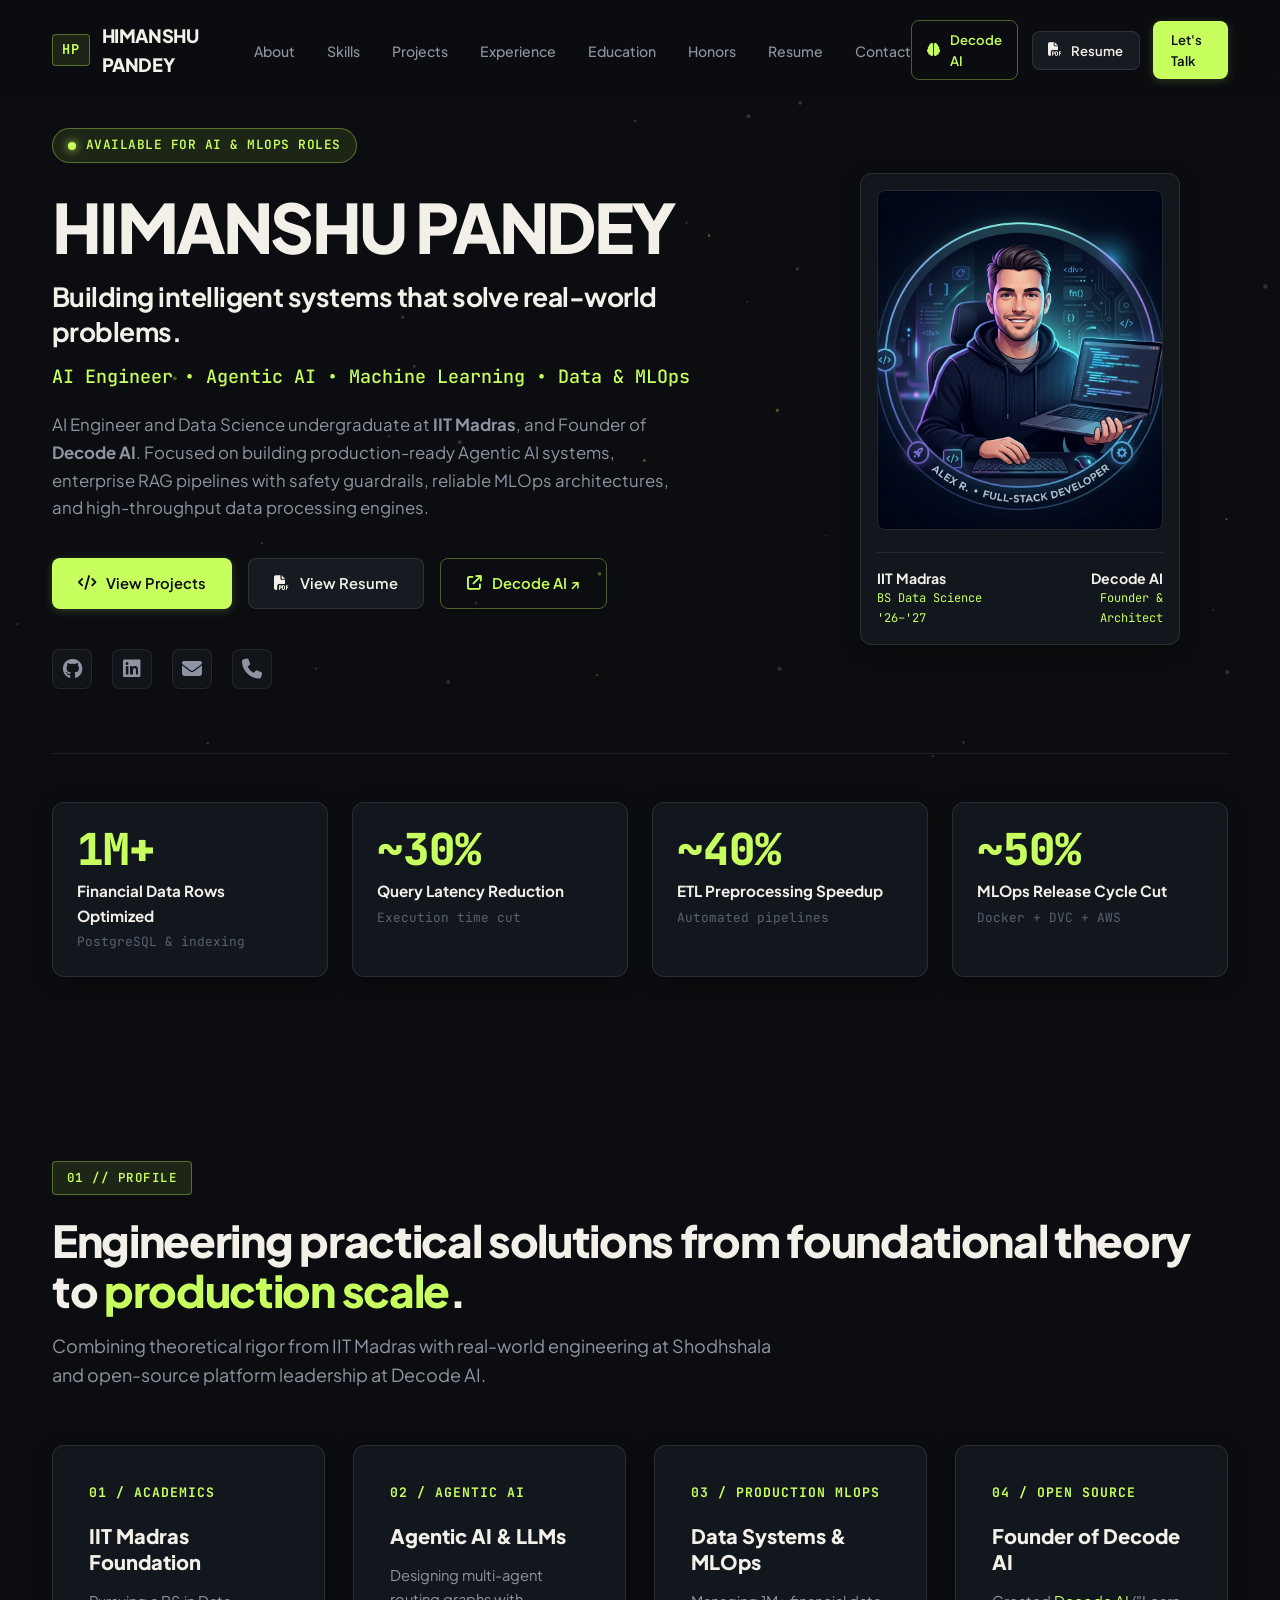
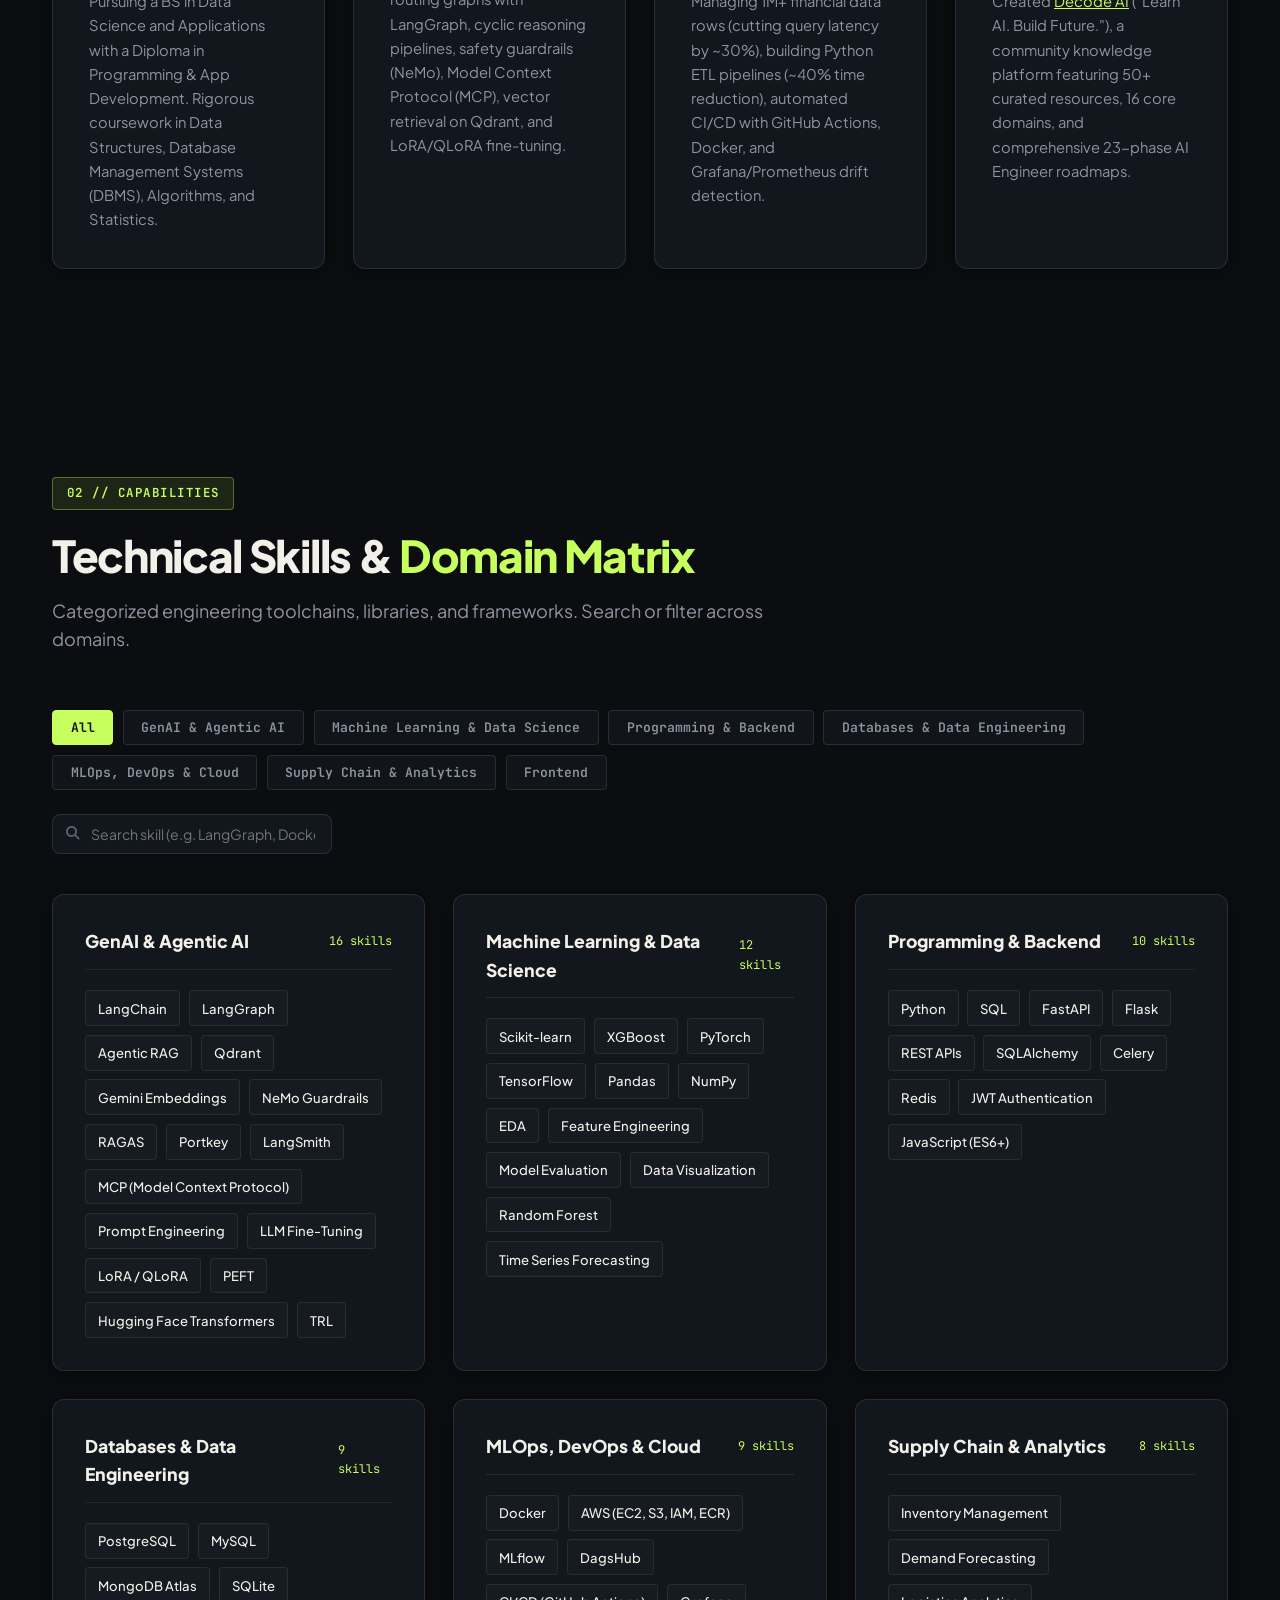
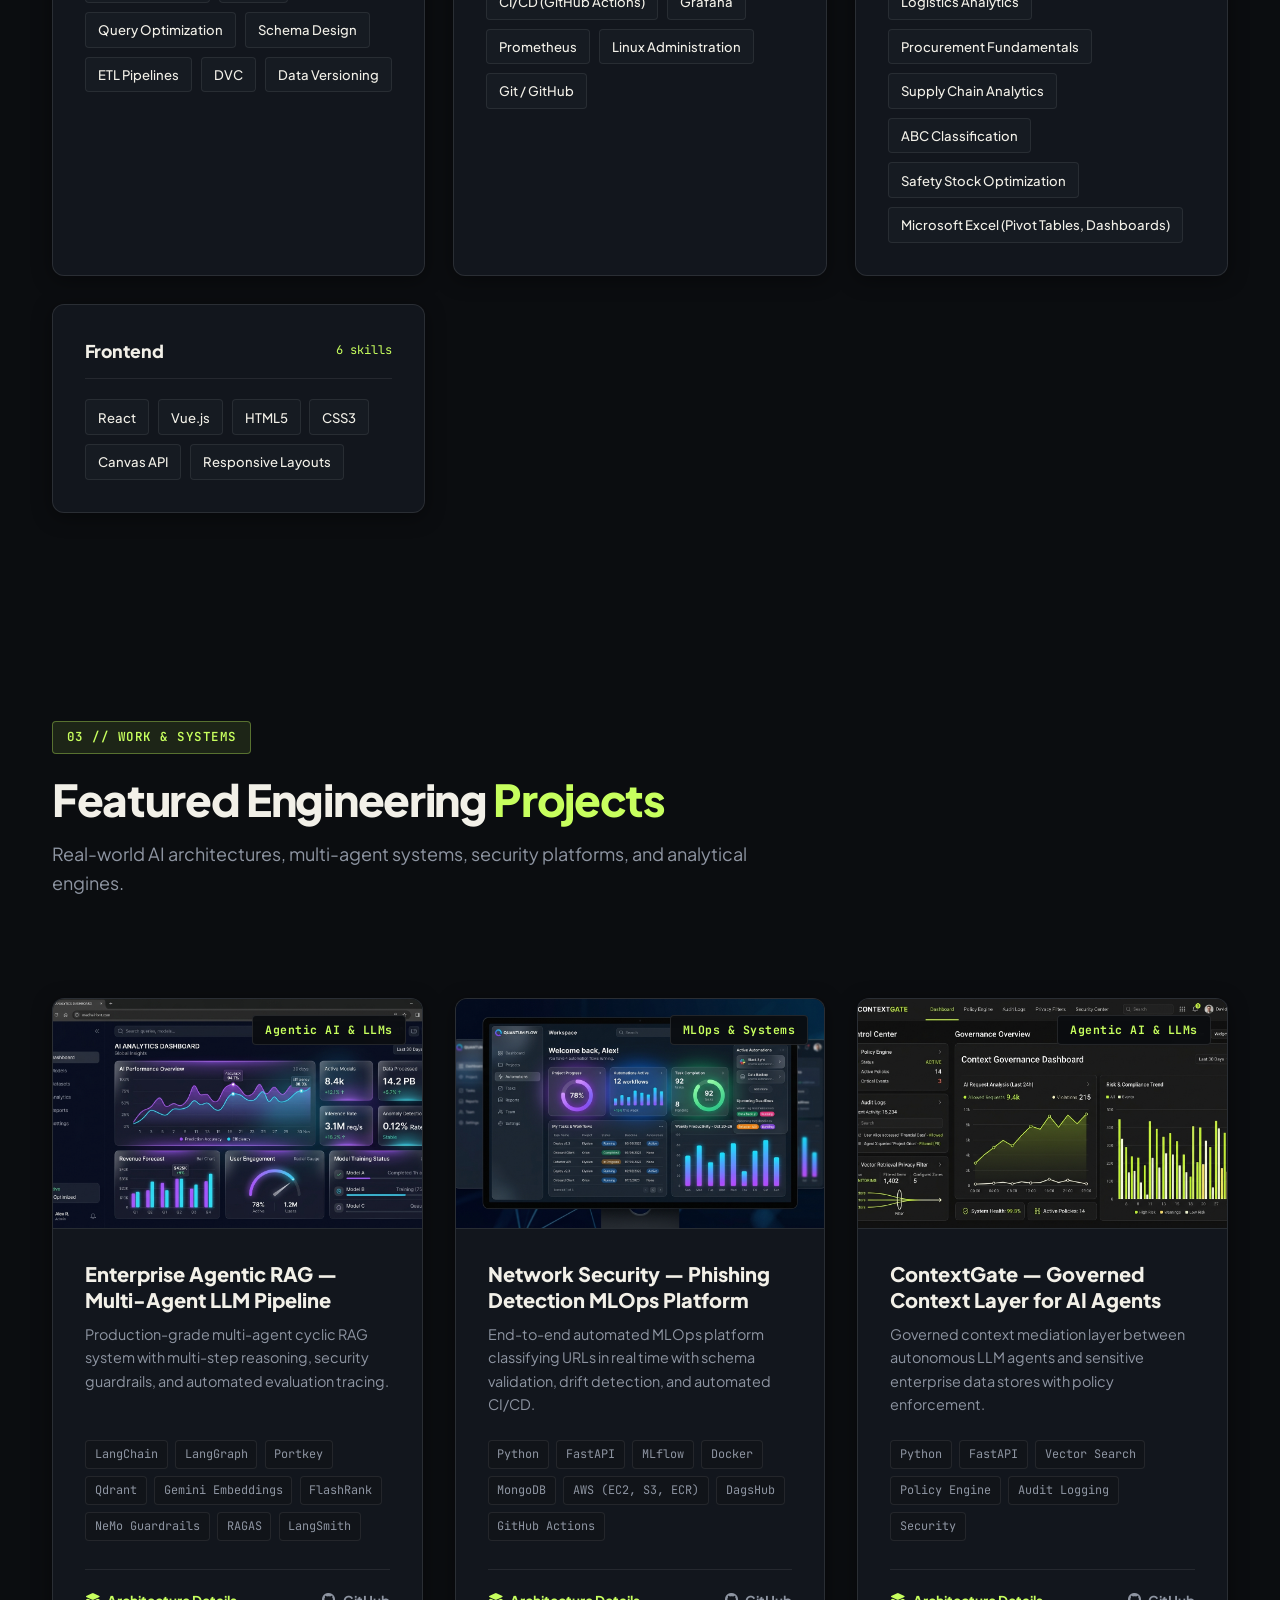
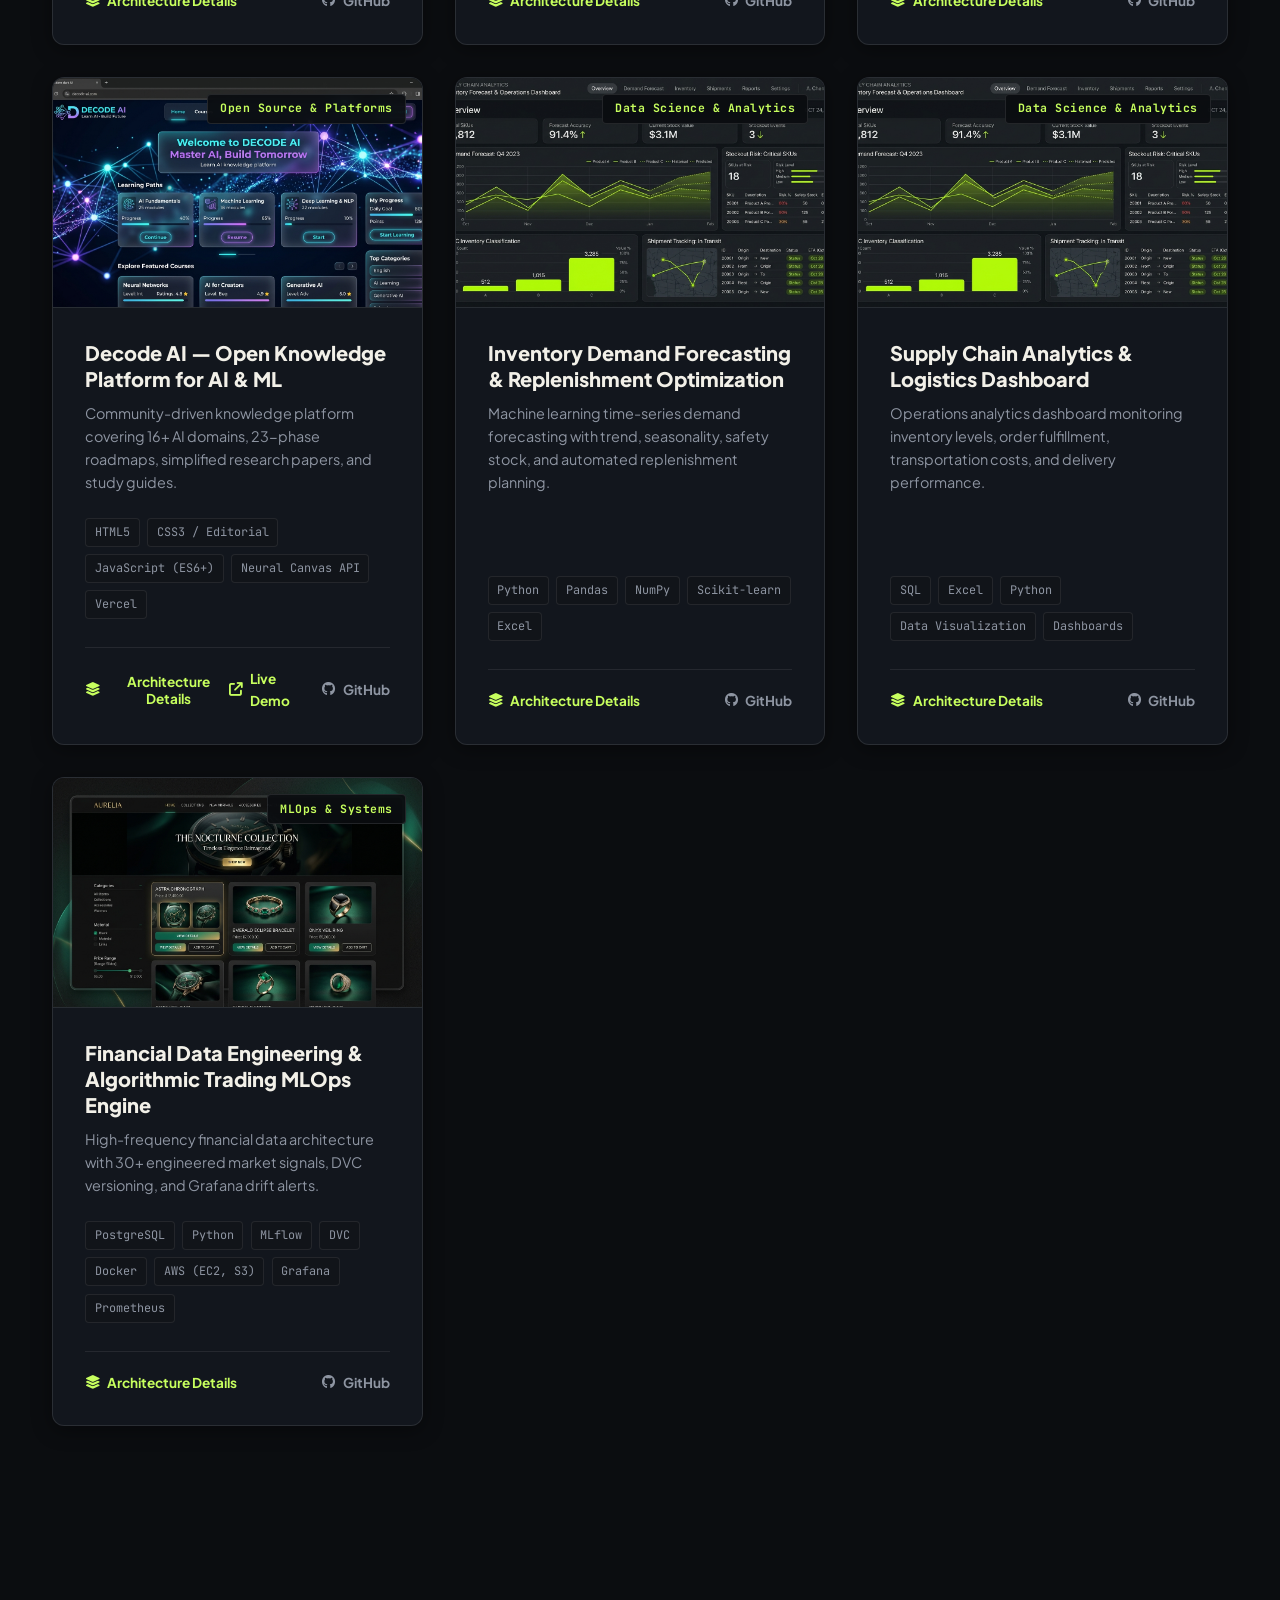
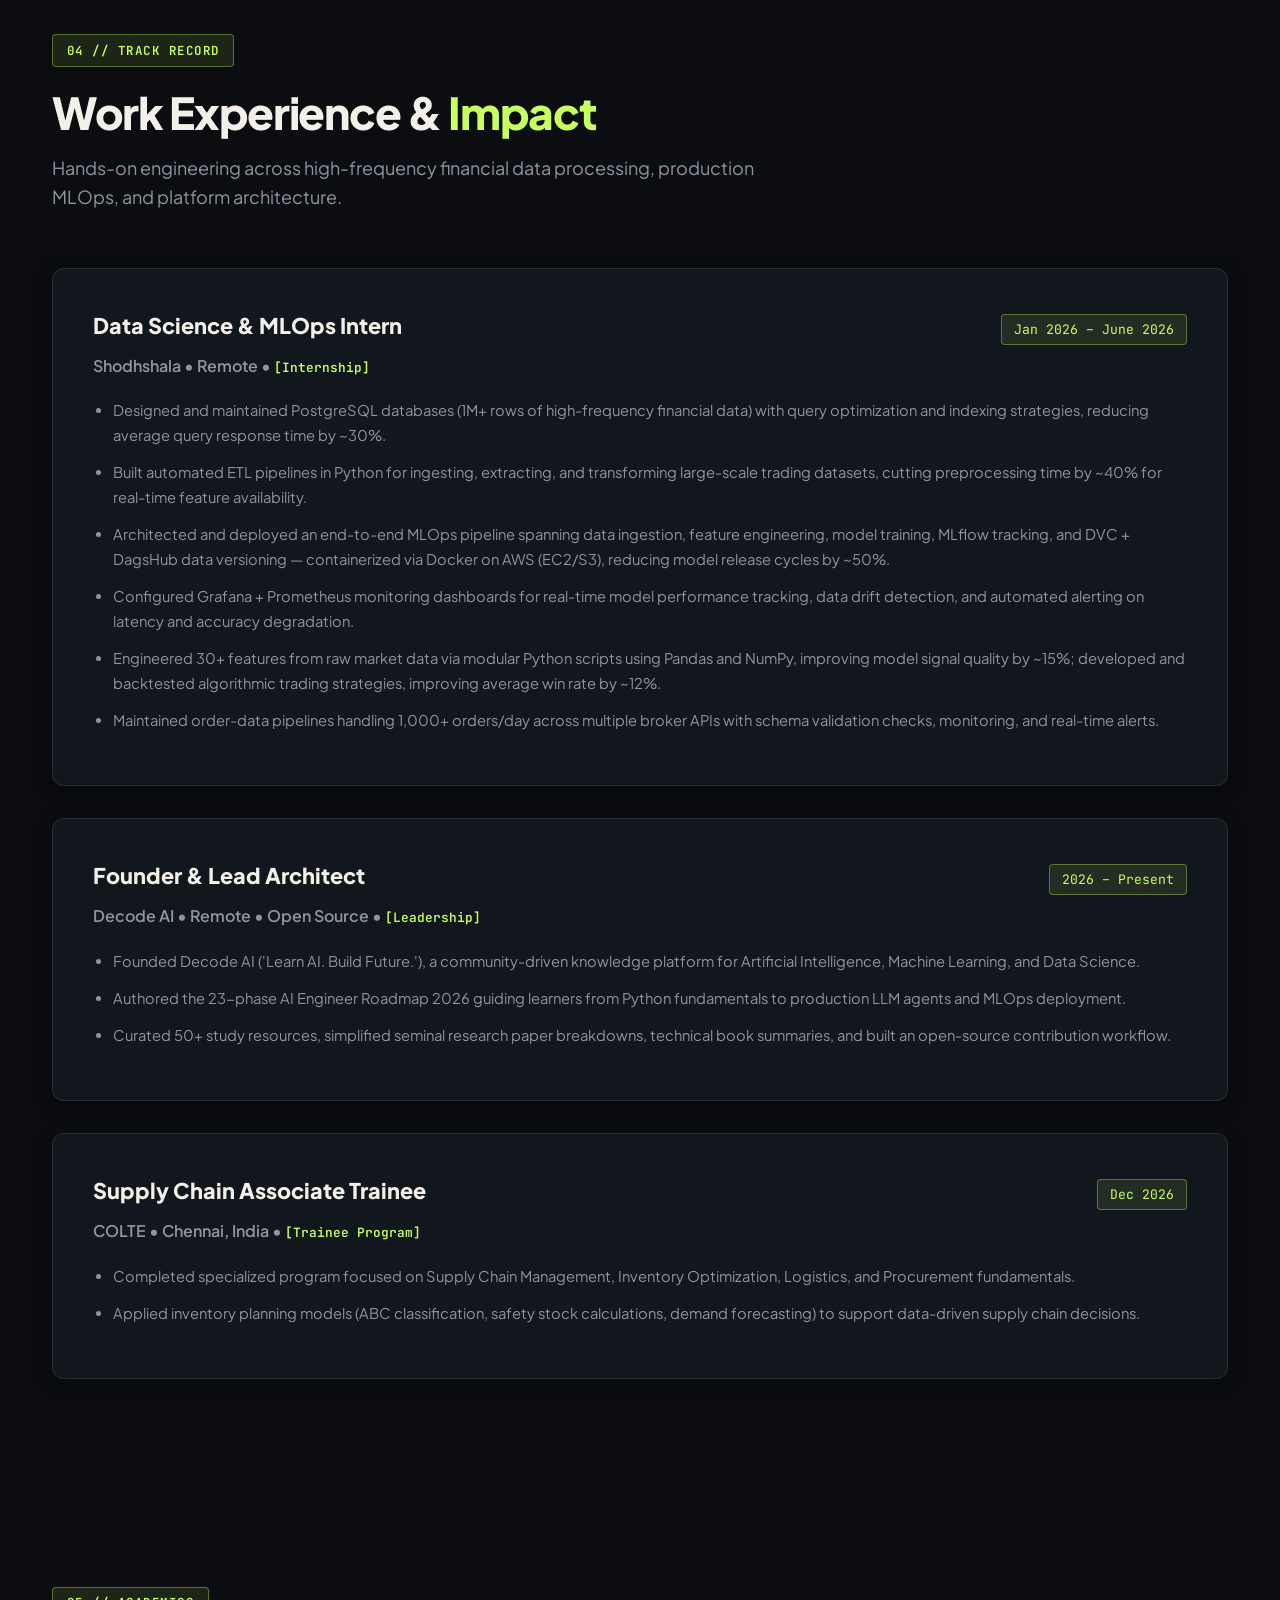
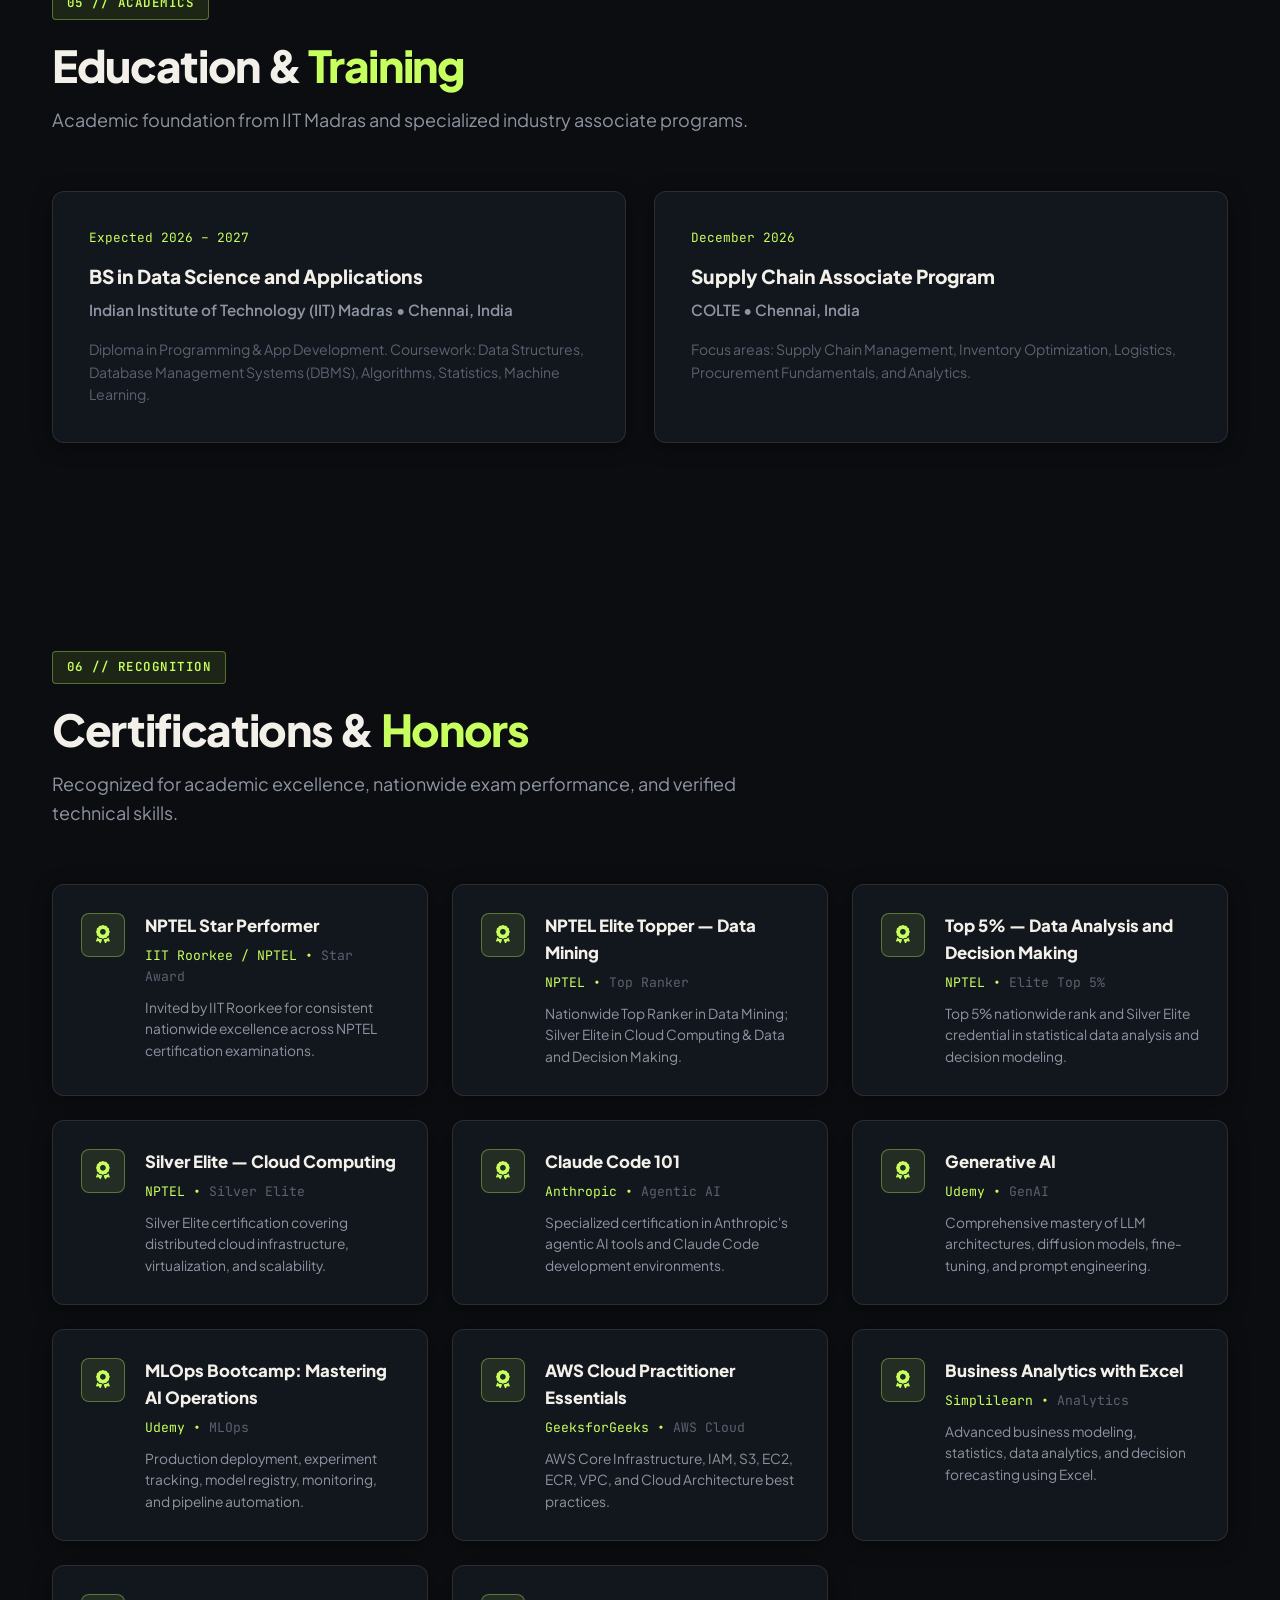
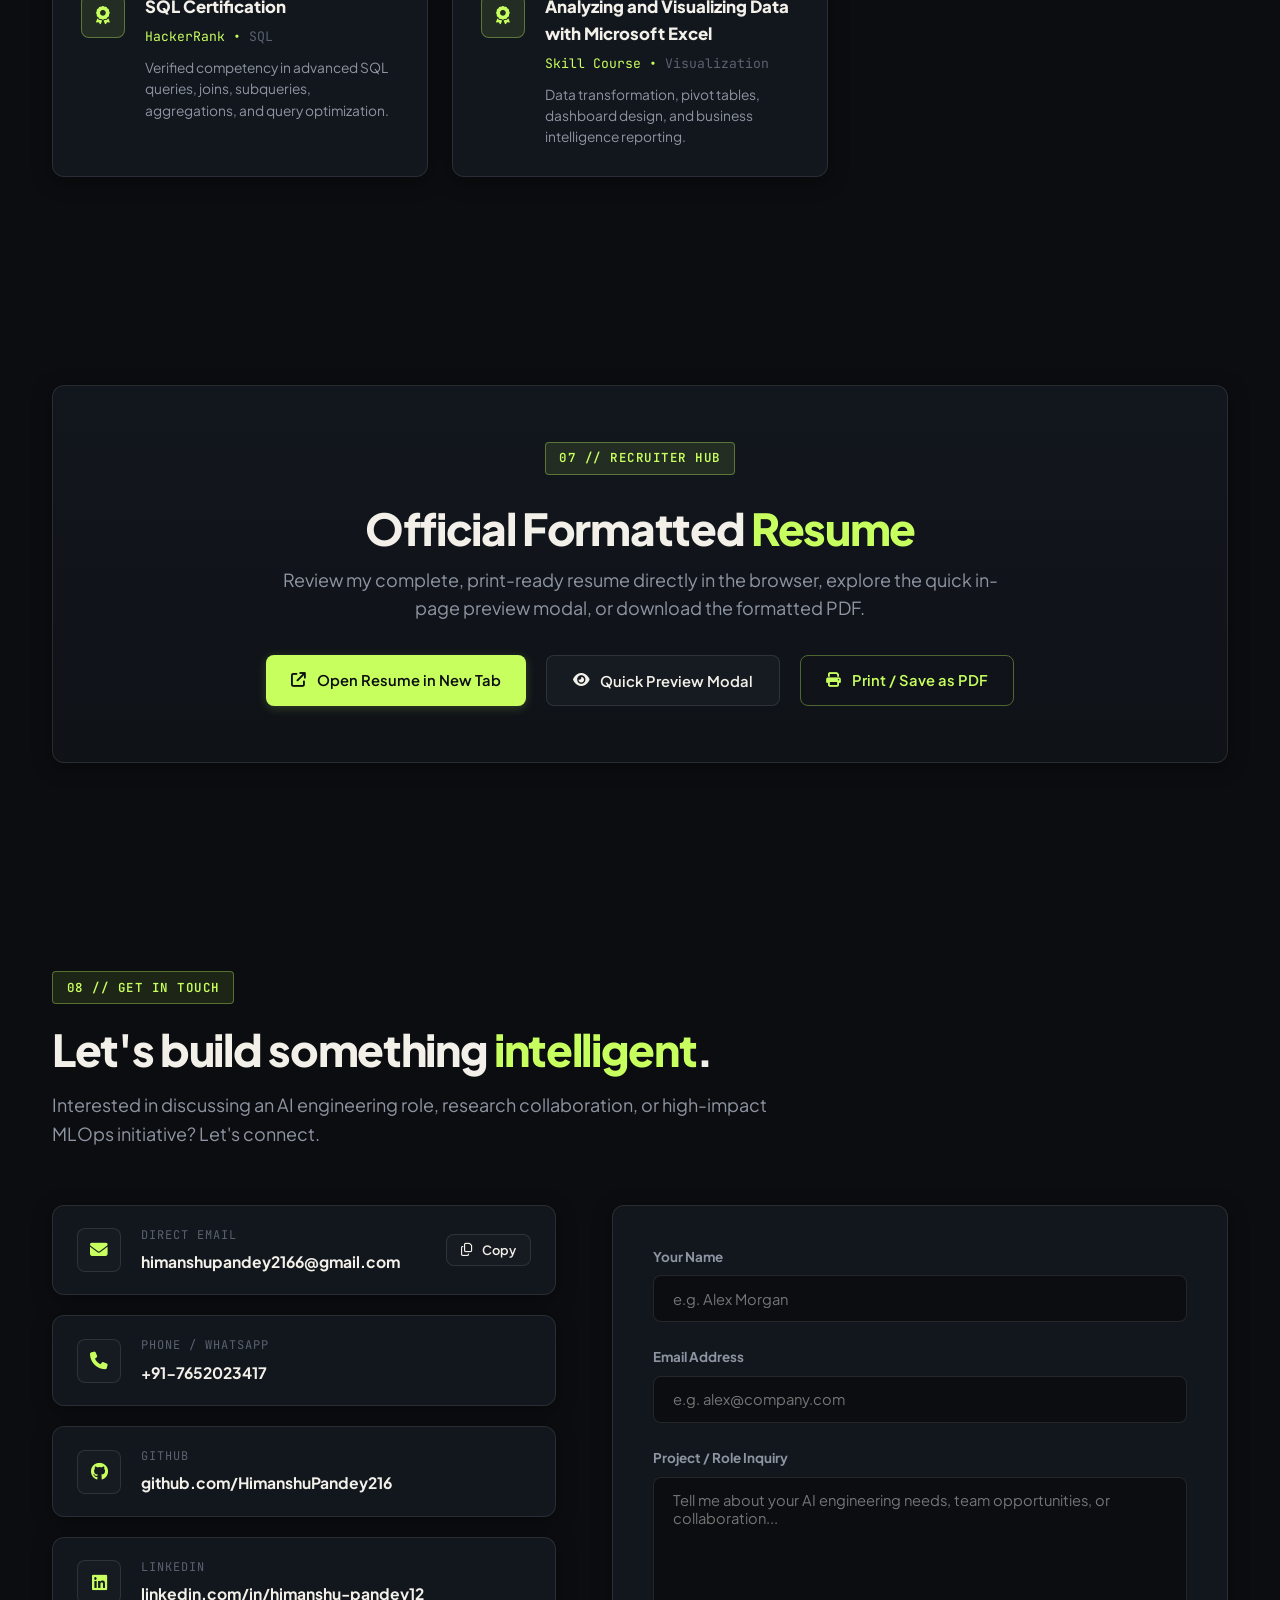
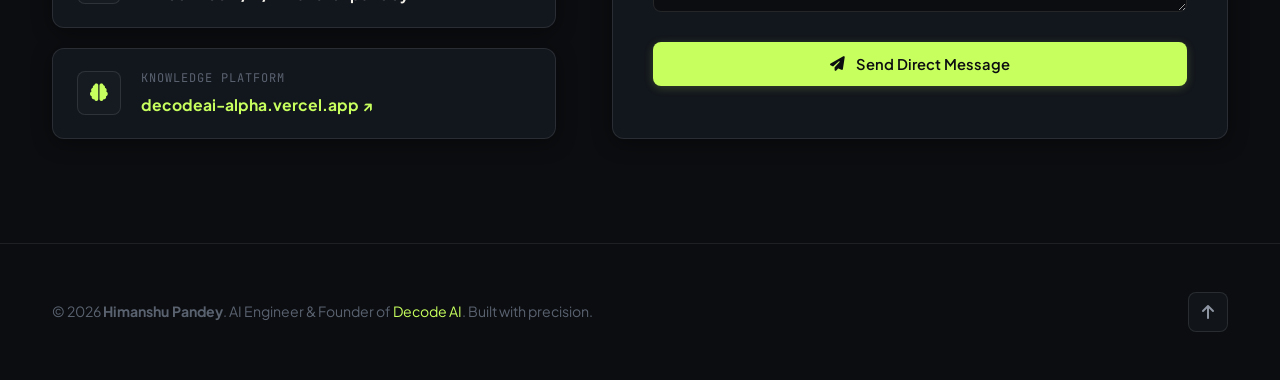
<file: index.html>
<!DOCTYPE html>
<html lang="en">
<head>
  <meta charset="UTF-8">
  <meta name="viewport" content="width=device-width, initial-scale=1.0">
  <title>Himanshu Pandey — AI Engineer | Machine Learning & MLOps</title>
  <meta name="description" content="Portfolio of Himanshu Pandey — AI Engineer & Data Science undergraduate at IIT Madras, Founder of Decode AI. Specializing in Agentic AI, LLM systems, MLOps, and scalable data engineering.">
  <meta name="keywords" content="Himanshu Pandey, AI Engineer, MLOps Engineer, IIT Madras, Agentic AI, LangGraph, LangChain, RAG, Machine Learning, Data Science, Decode AI">
  <meta name="author" content="Himanshu Pandey">

  <!-- Google Fonts: Plus Jakarta Sans & JetBrains Mono -->
  <link rel="preconnect" href="https://fonts.googleapis.com">
  <link rel="preconnect" href="https://fonts.gstatic.com" crossorigin>
  <link href="https://fonts.googleapis.com/css2?family=JetBrains+Mono:wght@400;500;600;700&family=Plus+Jakarta+Sans:wght@400;500;600;700;800;900&display=swap" rel="stylesheet">

  <!-- Font Awesome Icons -->
  <link rel="stylesheet" href="https://cdnjs.cloudflare.com/ajax/libs/font-awesome/6.5.1/css/all.min.css" crossorigin="anonymous">

  <!-- Custom Design System Stylesheet -->
  <link rel="stylesheet" href="styles.css">
</head>
<body>

  <!-- Subtle Editorial Particle Background -->
  <canvas id="particle-canvas"></canvas>

  <!-- Minimalist Sticky Navigation Bar -->
  <header class="navbar" id="navbar">
    <div class="container nav-container">
      <a href="#hero" class="nav-logo">
        <span class="logo-badge">HP</span>
        <span>HIMANSHU PANDEY</span>
      </a>

      <nav>
        <ul class="nav-menu" id="nav-menu">
          <li><a href="#about" class="nav-link">About</a></li>
          <li><a href="#skills" class="nav-link">Skills</a></li>
          <li><a href="#projects" class="nav-link">Projects</a></li>
          <li><a href="#experience" class="nav-link">Experience</a></li>
          <li><a href="#education" class="nav-link">Education</a></li>
          <li><a href="#certifications" class="nav-link">Honors</a></li>
          <li><a href="#resume" class="nav-link">Resume</a></li>
          <li><a href="#contact" class="nav-link">Contact</a></li>
        </ul>
      </nav>

      <div class="nav-actions">
        <a href="https://decodeai-alpha.vercel.app/" target="_blank" rel="noopener noreferrer" class="btn btn-outline-lime" style="padding: 0.5rem 0.95rem; font-size: 0.82rem;">
          <i class="fa-solid fa-brain"></i> Decode AI
        </a>
        <a href="assets/resume.html" target="_blank" class="btn btn-secondary" style="padding: 0.5rem 0.95rem; font-size: 0.82rem;">
          <i class="fa-solid fa-file-pdf"></i> Resume
        </a>
        <a href="#contact" class="btn btn-primary" style="padding: 0.5rem 1.1rem; font-size: 0.82rem;">
          Let's Talk
        </a>
        <div class="hamburger" id="hamburger" aria-label="Toggle Navigation">
          <span></span>
          <span></span>
          <span></span>
        </div>
      </div>
    </div>
  </header>

  <main>
    <!-- 1. HERO SECTION -->
    <section class="hero-section" id="hero">
      <div class="container">
        <div class="hero-grid">
          <div class="hero-content">
            <div class="hero-status-pill">
              <span class="status-dot"></span> AVAILABLE FOR AI & MLOPS ROLES
            </div>

            <h1 class="hero-name">HIMANSHU PANDEY</h1>

            <h2 class="hero-headline">
              Building intelligent systems that solve real-world problems.
            </h2>

            <div class="hero-subheadline">
              AI Engineer • Agentic AI • Machine Learning • Data & MLOps
            </div>

            <p class="hero-intro">
              AI Engineer and Data Science undergraduate at <strong>IIT Madras</strong>, and Founder of <strong>Decode AI</strong>. Focused on building production-ready Agentic AI systems, enterprise RAG pipelines with safety guardrails, reliable MLOps architectures, and high-throughput data processing engines.
            </p>

            <div class="hero-actions">
              <a href="#projects" class="btn btn-primary">
                <i class="fa-solid fa-code"></i> View Projects
              </a>
              <a href="assets/resume.html" target="_blank" class="btn btn-secondary">
                <i class="fa-solid fa-file-pdf"></i> View Resume
              </a>
              <a href="https://decodeai-alpha.vercel.app/" target="_blank" rel="noopener noreferrer" class="btn btn-outline-lime">
                <i class="fa-solid fa-arrow-up-right-from-square"></i> Decode AI ↗
              </a>
            </div>

            <div class="hero-socials">
              <a href="https://github.com/HimanshuPandey216" target="_blank" rel="noopener noreferrer" class="social-link-item" title="GitHub Profile">
                <i class="fa-brands fa-github"></i>
              </a>
              <a href="https://linkedin.com/in/himanshu-pandey12" target="_blank" rel="noopener noreferrer" class="social-link-item" title="LinkedIn Profile">
                <i class="fa-brands fa-linkedin"></i>
              </a>
              <a href="mailto:himanshupandey2166@gmail.com" class="social-link-item" title="Send Email">
                <i class="fa-solid fa-envelope"></i>
              </a>
              <a href="tel:+917652023417" class="social-link-item" title="Call Phone">
                <i class="fa-solid fa-phone"></i>
              </a>
            </div>
          </div>

          <!-- Hero Visual Editorial Card -->
          <div class="hero-visual">
            <div class="avatar-editorial-card">
              <img src="assets/images/avatar.jpg" alt="Himanshu Pandey — AI Engineer" class="avatar-editorial-img">
              <div class="avatar-meta">
                <div>
                  <div class="meta-title">IIT Madras</div>
                  <div class="meta-sub">BS Data Science '26–'27</div>
                </div>
                <div style="text-align: right;">
                  <div class="meta-title">Decode AI</div>
                  <div class="meta-sub">Founder & Architect</div>
                </div>
              </div>
            </div>
          </div>
        </div>

        <!-- Metrics Strip -->
        <div class="metrics-strip" id="metrics-strip">
          <!-- Populated dynamically by script.js -->
        </div>
      </div>
    </section>

    <!-- 2. ABOUT ME SECTION -->
    <section id="about">
      <div class="container">
        <span class="section-tag">01 // PROFILE</span>
        <h2 class="section-title">
          Engineering practical solutions from foundational theory to <span class="accent-text">production scale</span>.
        </h2>
        <p class="section-subtitle">
          Combining theoretical rigor from IIT Madras with real-world engineering at Shodhshala and open-source platform leadership at Decode AI.
        </p>

        <div class="about-grid">
          <div class="editorial-card about-card">
            <div class="about-card-index">01 / ACADEMICS</div>
            <h3 class="about-card-title">IIT Madras Foundation</h3>
            <p class="about-card-desc">
              Pursuing a BS in Data Science and Applications with a Diploma in Programming & App Development. Rigorous coursework in Data Structures, Database Management Systems (DBMS), Algorithms, and Statistics.
            </p>
          </div>

          <div class="editorial-card about-card">
            <div class="about-card-index">02 / AGENTIC AI</div>
            <h3 class="about-card-title">Agentic AI & LLMs</h3>
            <p class="about-card-desc">
              Designing multi-agent routing graphs with LangGraph, cyclic reasoning pipelines, safety guardrails (NeMo), Model Context Protocol (MCP), vector retrieval on Qdrant, and LoRA/QLoRA fine-tuning.
            </p>
          </div>

          <div class="editorial-card about-card">
            <div class="about-card-index">03 / PRODUCTION MLOPS</div>
            <h3 class="about-card-title">Data Systems & MLOps</h3>
            <p class="about-card-desc">
              Managing 1M+ financial data rows (cutting query latency by ~30%), building Python ETL pipelines (~40% time reduction), automated CI/CD with GitHub Actions, Docker, and Grafana/Prometheus drift detection.
            </p>
          </div>

          <div class="editorial-card about-card">
            <div class="about-card-index">04 / OPEN SOURCE</div>
            <h3 class="about-card-title">Founder of Decode AI</h3>
            <p class="about-card-desc">
              Created <a href="https://decodeai-alpha.vercel.app/" target="_blank" style="color: var(--accent-lime); text-decoration: underline;">Decode AI</a> ("Learn AI. Build Future."), a community knowledge platform featuring 50+ curated resources, 16 core domains, and comprehensive 23-phase AI Engineer roadmaps.
            </p>
          </div>
        </div>
      </div>
    </section>

    <!-- 3. TECHNICAL SKILLS SECTION -->
    <section id="skills">
      <div class="container">
        <span class="section-tag">02 // CAPABILITIES</span>
        <h2 class="section-title">
          Technical Skills & <span class="accent-text">Domain Matrix</span>
        </h2>
        <p class="section-subtitle">
          Categorized engineering toolchains, libraries, and frameworks. Search or filter across domains.
        </p>

        <div class="skills-controls">
          <div class="skills-filter-tabs" id="skills-filter-tabs">
            <!-- Tabs rendered dynamically -->
          </div>
          <div class="skills-search-wrapper">
            <i class="fa-solid fa-magnifying-glass skills-search-icon"></i>
            <input type="text" id="skills-search" class="skills-search-input" placeholder="Search skill (e.g. LangGraph, Docker, SQL)...">
          </div>
        </div>

        <div class="skills-domains-grid" id="skills-domains-grid">
          <!-- Populated dynamically by script.js -->
        </div>
      </div>
    </section>

    <!-- 4. FEATURED PROJECTS SECTION -->
    <section id="projects">
      <div class="container">
        <span class="section-tag">03 // WORK & SYSTEMS</span>
        <h2 class="section-title">
          Featured Engineering <span class="accent-text">Projects</span>
        </h2>
        <p class="section-subtitle">
          Real-world AI architectures, multi-agent systems, security platforms, and analytical engines.
        </p>

        <div class="projects-filter-bar" id="projects-filter-bar">
          <!-- Populated dynamically by script.js -->
        </div>

        <div class="projects-grid" id="projects-grid">
          <!-- Populated dynamically by script.js -->
        </div>
      </div>
    </section>

    <!-- 5. WORK EXPERIENCE SECTION -->
    <section id="experience">
      <div class="container">
        <span class="section-tag">04 // TRACK RECORD</span>
        <h2 class="section-title">
          Work Experience & <span class="accent-text">Impact</span>
        </h2>
        <p class="section-subtitle">
          Hands-on engineering across high-frequency financial data processing, production MLOps, and platform architecture.
        </p>

        <div class="experience-list" id="experience-list">
          <!-- Populated dynamically by script.js -->
        </div>
      </div>
    </section>

    <!-- 6. EDUCATION SECTION -->
    <section id="education">
      <div class="container">
        <span class="section-tag">05 // ACADEMICS</span>
        <h2 class="section-title">
          Education & <span class="accent-text">Training</span>
        </h2>
        <p class="section-subtitle">
          Academic foundation from IIT Madras and specialized industry associate programs.
        </p>

        <div class="education-grid" id="education-grid">
          <!-- Populated dynamically by script.js -->
        </div>
      </div>
    </section>

    <!-- 7. CERTIFICATIONS & ACHIEVEMENTS SECTION -->
    <section id="certifications">
      <div class="container">
        <span class="section-tag">06 // RECOGNITION</span>
        <h2 class="section-title">
          Certifications & <span class="accent-text">Honors</span>
        </h2>
        <p class="section-subtitle">
          Recognized for academic excellence, nationwide exam performance, and verified technical skills.
        </p>

        <div class="certs-grid" id="certs-grid">
          <!-- Populated dynamically by script.js -->
        </div>
      </div>
    </section>

    <!-- 8. RECRUITER RESUME HUB -->
    <section id="resume">
      <div class="container">
        <div class="editorial-card resume-hub-card">
          <span class="section-tag">07 // RECRUITER HUB</span>
          <h2 class="section-title" style="margin-top: 0.5rem; margin-bottom: 0.75rem;">
            Official Formatted <span class="accent-text">Resume</span>
          </h2>
          <p class="section-subtitle" style="margin: 0 auto 2rem auto;">
            Review my complete, print-ready resume directly in the browser, explore the quick in-page preview modal, or download the formatted PDF.
          </p>

          <div class="resume-hub-actions">
            <a href="assets/resume.html" target="_blank" class="btn btn-primary">
              <i class="fa-solid fa-arrow-up-right-from-square"></i> Open Resume in New Tab
            </a>
            <button id="open-resume-modal-btn" class="btn btn-secondary">
              <i class="fa-solid fa-eye"></i> Quick Preview Modal
            </button>
            <a href="assets/resume.html" onclick="setTimeout(() => window.print(), 400)" target="_blank" class="btn btn-outline-lime">
              <i class="fa-solid fa-print"></i> Print / Save as PDF
            </a>
          </div>
        </div>
      </div>
    </section>

    <!-- 9. CONTACT SECTION -->
    <section id="contact">
      <div class="container">
        <span class="section-tag">08 // GET IN TOUCH</span>
        <h2 class="section-title">
          Let's build something <span class="accent-text">intelligent</span>.
        </h2>
        <p class="section-subtitle">
          Interested in discussing an AI engineering role, research collaboration, or high-impact MLOps initiative? Let's connect.
        </p>

        <div class="contact-grid">
          <div class="contact-info-list">
            <div class="editorial-card contact-info-item">
              <div class="contact-icon-box">
                <i class="fa-solid fa-envelope"></i>
              </div>
              <div class="contact-info-text" style="flex-grow: 1;">
                <label>Direct Email</label>
                <a href="mailto:himanshupandey2166@gmail.com">himanshupandey2166@gmail.com</a>
              </div>
              <button class="btn btn-secondary" id="copy-email-btn" style="padding: 0.45rem 0.85rem; font-size: 0.8rem;" title="Copy email address">
                <i class="fa-regular fa-copy"></i> Copy
              </button>
            </div>

            <div class="editorial-card contact-info-item">
              <div class="contact-icon-box">
                <i class="fa-solid fa-phone"></i>
              </div>
              <div class="contact-info-text">
                <label>Phone / WhatsApp</label>
                <a href="tel:+917652023417">+91-7652023417</a>
              </div>
            </div>

            <div class="editorial-card contact-info-item">
              <div class="contact-icon-box">
                <i class="fa-brands fa-github"></i>
              </div>
              <div class="contact-info-text">
                <label>GitHub</label>
                <a href="https://github.com/HimanshuPandey216" target="_blank" rel="noopener noreferrer">github.com/HimanshuPandey216</a>
              </div>
            </div>

            <div class="editorial-card contact-info-item">
              <div class="contact-icon-box">
                <i class="fa-brands fa-linkedin"></i>
              </div>
              <div class="contact-info-text">
                <label>LinkedIn</label>
                <a href="https://linkedin.com/in/himanshu-pandey12" target="_blank" rel="noopener noreferrer">linkedin.com/in/himanshu-pandey12</a>
              </div>
            </div>

            <div class="editorial-card contact-info-item">
              <div class="contact-icon-box">
                <i class="fa-solid fa-brain"></i>
              </div>
              <div class="contact-info-text">
                <label>Knowledge Platform</label>
                <a href="https://decodeai-alpha.vercel.app/" target="_blank" rel="noopener noreferrer" style="color: var(--accent-lime);">decodeai-alpha.vercel.app ↗</a>
              </div>
            </div>
          </div>

          <div class="editorial-card contact-form-box">
            <form id="contact-form">
              <div class="form-group">
                <label for="form-name" class="form-label">Your Name</label>
                <input type="text" id="form-name" class="form-input" placeholder="e.g. Alex Morgan" required>
              </div>

              <div class="form-group">
                <label for="form-email" class="form-label">Email Address</label>
                <input type="email" id="form-email" class="form-input" placeholder="e.g. alex@company.com" required>
              </div>

              <div class="form-group">
                <label for="form-message" class="form-label">Project / Role Inquiry</label>
                <textarea id="form-message" class="form-input" placeholder="Tell me about your AI engineering needs, team opportunities, or collaboration..." required></textarea>
              </div>

              <button type="submit" class="btn btn-primary" style="width: 100%; justify-content: center;">
                <i class="fa-solid fa-paper-plane"></i> Send Direct Message
              </button>
            </form>
          </div>
        </div>
      </div>
    </section>
  </main>

  <!-- FOOTER -->
  <footer class="footer">
    <div class="container footer-content">
      <div class="footer-copy">
        © 2026 <strong>Himanshu Pandey</strong>. AI Engineer & Founder of <a href="https://decodeai-alpha.vercel.app/" target="_blank" rel="noopener" style="color: var(--accent-lime);">Decode AI</a>. Built with precision.
      </div>
      <a href="#hero" class="back-to-top" aria-label="Back to Top">
        <i class="fa-solid fa-arrow-up"></i>
      </a>
    </div>
  </footer>

  <!-- Modal Overlay for Projects & Resume Preview -->
  <div class="modal-overlay" id="project-modal">
    <div class="modal-container">
      <!-- Populated dynamically -->
    </div>
  </div>

  <!-- Load Data Configuration & Script Logic -->
  <script src="config.js"></script>
  <script src="script.js"></script>
</body>
</html>
</file>
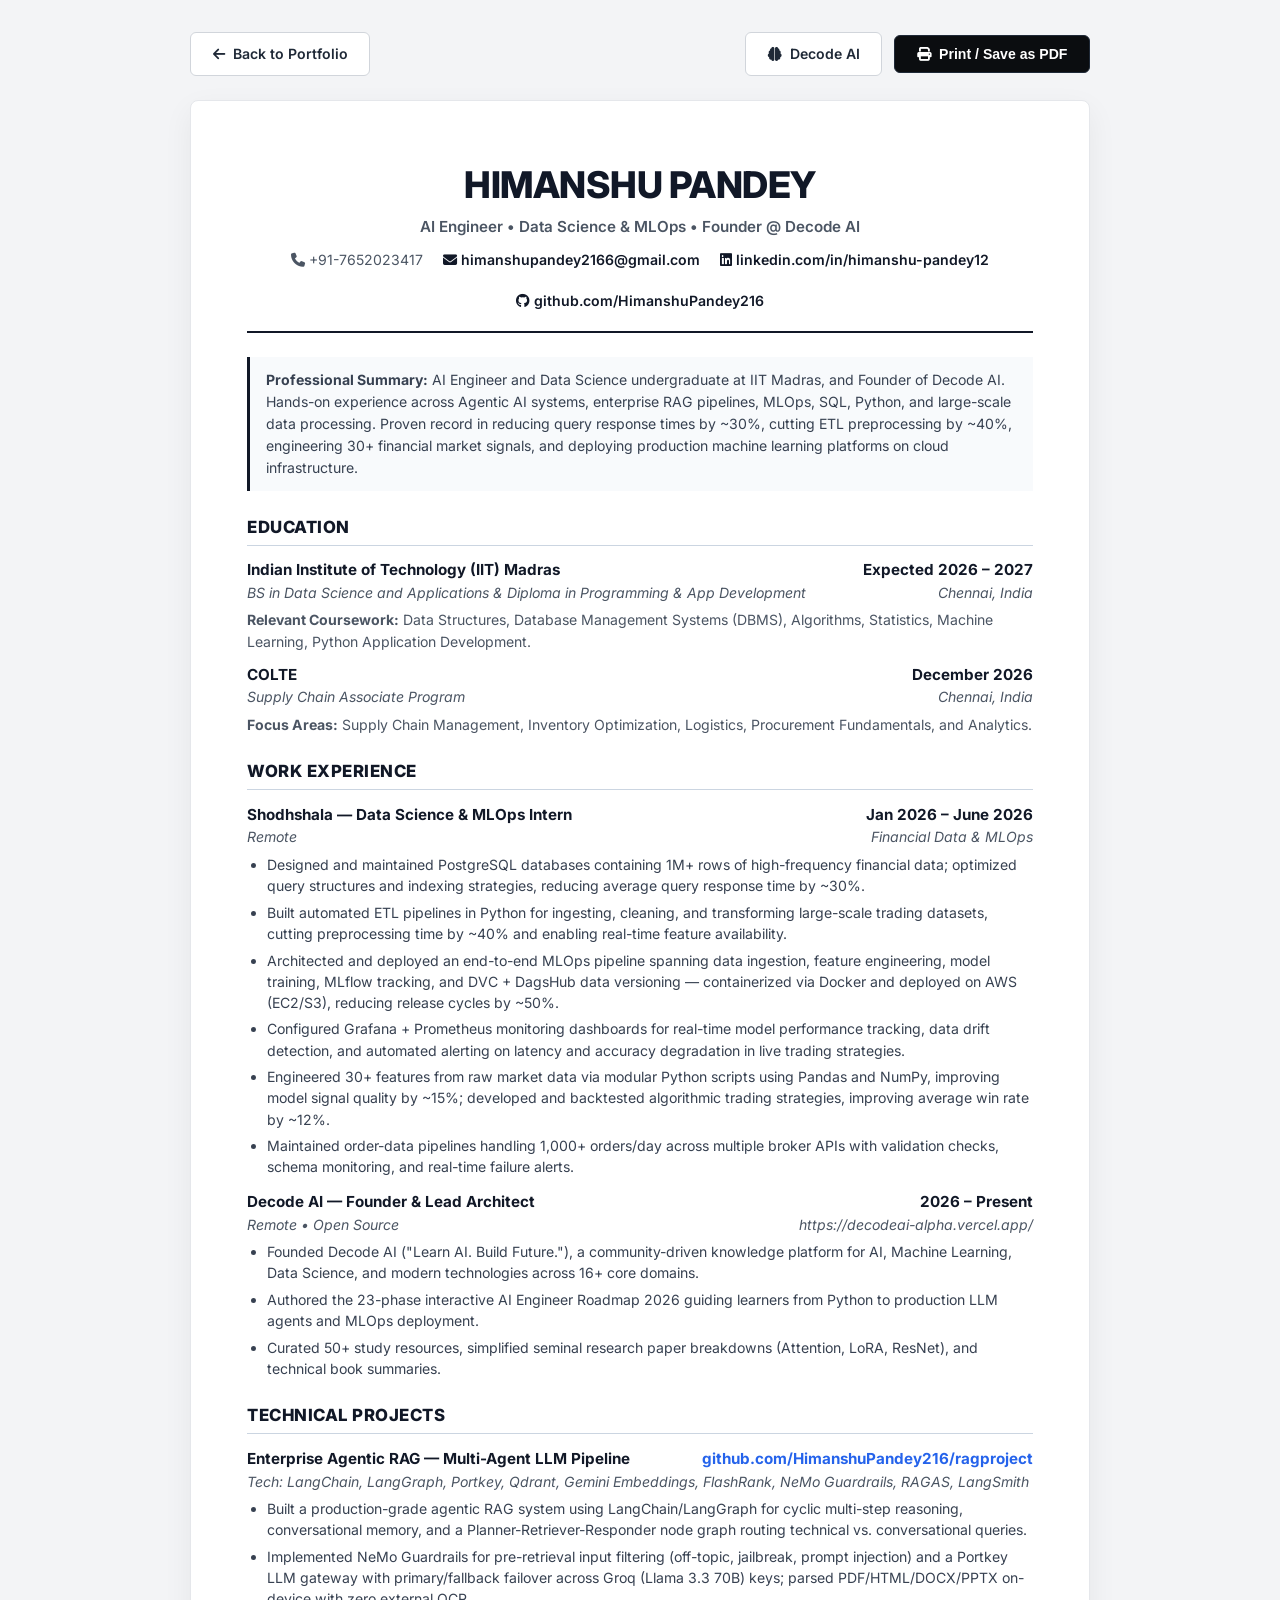
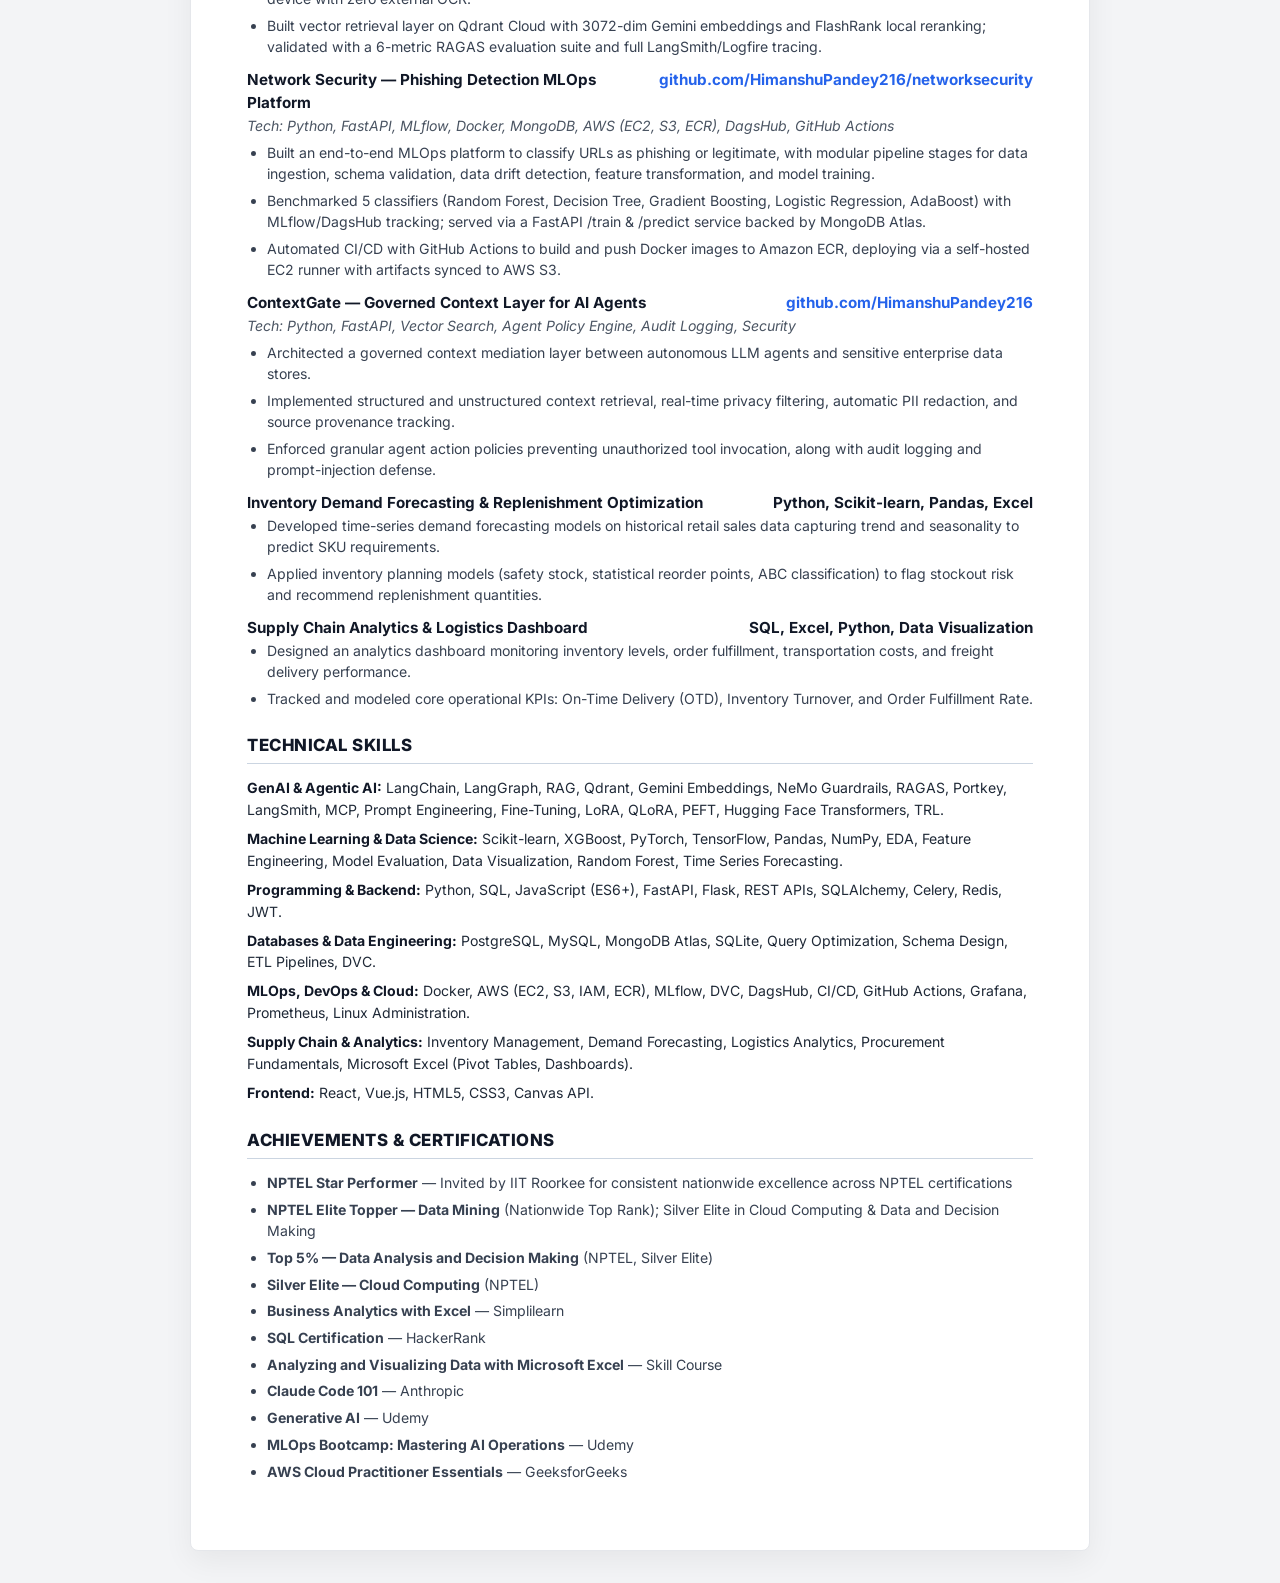
<file: assets/resume.html>
<!DOCTYPE html>
<html lang="en">
<head>
  <meta charset="UTF-8">
  <meta name="viewport" content="width=device-width, initial-scale=1.0">
  <title>Himanshu Pandey — Resume | AI Engineer & Data Science</title>
  <link rel="preconnect" href="https://fonts.googleapis.com">
  <link rel="preconnect" href="https://fonts.gstatic.com" crossorigin>
  <link href="https://fonts.googleapis.com/css2?family=Inter:wght@400;500;600;700;800&family=JetBrains+Mono:wght@400;500;600&display=swap" rel="stylesheet">
  <link rel="stylesheet" href="https://cdnjs.cloudflare.com/ajax/libs/font-awesome/6.5.1/css/all.min.css">
  <style>
    :root {
      --primary: #0b0d10;
      --accent: #2563eb;
      --text: #1f2937;
      --text-muted: #4b5563;
      --border: #e5e7eb;
      --bg: #f3f4f6;
    }
    *, *::before, *::after { box-sizing: border-box; margin: 0; padding: 0; }
    body {
      font-family: 'Inter', -apple-system, BlinkMacSystemFont, sans-serif;
      color: var(--text);
      line-height: 1.5;
      background: var(--bg);
      padding: 2rem 1rem;
    }
    .page-actions {
      max-width: 900px;
      margin: 0 auto 1.5rem auto;
      display: flex;
      justify-content: space-between;
      align-items: center;
      gap: 1rem;
    }
    .btn {
      display: inline-flex;
      align-items: center;
      gap: 0.5rem;
      padding: 0.65rem 1.35rem;
      background: #0b0d10;
      color: #ffffff;
      border-radius: 6px;
      text-decoration: none;
      font-weight: 600;
      font-size: 0.88rem;
      border: 1px solid #1f2937;
      cursor: pointer;
      transition: all 0.2s;
    }
    .btn:hover { background: #1f2937; }
    .btn-secondary { background: #ffffff; color: #1f2937; border: 1px solid #d1d5db; }
    .btn-secondary:hover { background: #f9fafb; border-color: #9ca3af; }

    .resume-container {
      max-width: 900px;
      margin: 0 auto;
      background: #ffffff;
      padding: 3.5rem;
      border-radius: 8px;
      box-shadow: 0 10px 30px rgba(0,0,0,0.06);
      border: 1px solid var(--border);
    }
    .header {
      text-align: center;
      border-bottom: 2px solid #111827;
      padding-bottom: 1.25rem;
      margin-bottom: 1.5rem;
    }
    .name {
      font-size: 2.3rem;
      font-weight: 800;
      color: #111827;
      letter-spacing: -0.5px;
      text-transform: uppercase;
    }
    .tagline-sub {
      font-size: 0.95rem;
      font-weight: 600;
      color: #4b5563;
      margin-top: 0.25rem;
    }
    .contact-line {
      display: flex;
      justify-content: center;
      flex-wrap: wrap;
      gap: 1.25rem;
      margin-top: 0.65rem;
      font-size: 0.88rem;
      color: #4b5563;
    }
    .contact-line a { color: #111827; text-decoration: none; font-weight: 600; }
    .contact-line a:hover { text-decoration: underline; color: #2563eb; }

    .summary-box {
      background: #f8fafc;
      border-left: 3px solid #111827;
      padding: 0.75rem 1rem;
      font-size: 0.88rem;
      color: #374151;
      margin-bottom: 1.5rem;
      line-height: 1.55;
    }

    .section-title {
      font-size: 1.05rem;
      font-weight: 800;
      color: #111827;
      text-transform: uppercase;
      letter-spacing: 0.5px;
      border-bottom: 1.5px solid #cbd5e1;
      padding-bottom: 0.3rem;
      margin: 1.5rem 0 0.85rem 0;
    }

    .item-header {
      display: flex;
      justify-content: space-between;
      align-items: baseline;
      font-weight: 700;
      color: #111827;
      font-size: 0.95rem;
    }
    .item-sub {
      display: flex;
      justify-content: space-between;
      font-style: italic;
      color: #4b5563;
      font-size: 0.88rem;
      margin-bottom: 0.4rem;
    }
    ul {
      padding-left: 1.25rem;
      margin-bottom: 0.75rem;
    }
    li {
      margin-bottom: 0.35rem;
      font-size: 0.88rem;
      color: #374151;
      line-height: 1.5;
    }
    .skills-row {
      font-size: 0.88rem;
      margin-bottom: 0.45rem;
      line-height: 1.55;
    }
    .skills-row strong { color: #111827; }

    @media print {
      body { background: #fff; padding: 0; }
      .page-actions { display: none; }
      .resume-container { box-shadow: none; border: none; padding: 0; }
    }
  </style>
</head>
<body>

  <div class="page-actions">
    <a href="../index.html" class="btn btn-secondary"><i class="fa-solid fa-arrow-left"></i> Back to Portfolio</a>
    <div>
      <a href="https://decodeai-alpha.vercel.app/" target="_blank" class="btn btn-secondary" style="margin-right: 0.5rem;">
        <i class="fa-solid fa-brain"></i> Decode AI
      </a>
      <button onclick="window.print()" class="btn"><i class="fa-solid fa-print"></i> Print / Save as PDF</button>
    </div>
  </div>

  <div class="resume-container">
    <header class="header">
      <h1 class="name">Himanshu Pandey</h1>
      <div class="tagline-sub">AI Engineer • Data Science & MLOps • Founder @ Decode AI</div>
      <div class="contact-line">
        <span><i class="fa-solid fa-phone"></i> +91-7652023417</span>
        <a href="mailto:himanshupandey2166@gmail.com"><i class="fa-solid fa-envelope"></i> himanshupandey2166@gmail.com</a>
        <a href="https://linkedin.com/in/himanshu-pandey12" target="_blank"><i class="fa-brands fa-linkedin"></i> linkedin.com/in/himanshu-pandey12</a>
        <a href="https://github.com/HimanshuPandey216" target="_blank"><i class="fa-brands fa-github"></i> github.com/HimanshuPandey216</a>
      </div>
    </header>

    <div class="summary-box">
      <strong>Professional Summary:</strong> AI Engineer and Data Science undergraduate at IIT Madras, and Founder of Decode AI. Hands-on experience across Agentic AI systems, enterprise RAG pipelines, MLOps, SQL, Python, and large-scale data processing. Proven record in reducing query response times by ~30%, cutting ETL preprocessing by ~40%, engineering 30+ financial market signals, and deploying production machine learning platforms on cloud infrastructure.
    </div>

    <section>
      <h2 class="section-title">Education</h2>
      <div class="item-header">
        <span>Indian Institute of Technology (IIT) Madras</span>
        <span>Expected 2026 – 2027</span>
      </div>
      <div class="item-sub">
        <span>BS in Data Science and Applications & Diploma in Programming & App Development</span>
        <span>Chennai, India</span>
      </div>
      <p style="font-size: 0.88rem; color: #4b5563; margin-bottom: 0.75rem;">
        <strong>Relevant Coursework:</strong> Data Structures, Database Management Systems (DBMS), Algorithms, Statistics, Machine Learning, Python Application Development.
      </p>

      <div class="item-header">
        <span>COLTE</span>
        <span>December 2026</span>
      </div>
      <div class="item-sub">
        <span>Supply Chain Associate Program</span>
        <span>Chennai, India</span>
      </div>
      <p style="font-size: 0.88rem; color: #4b5563;">
        <strong>Focus Areas:</strong> Supply Chain Management, Inventory Optimization, Logistics, Procurement Fundamentals, and Analytics.
      </p>
    </section>

    <section>
      <h2 class="section-title">Work Experience</h2>
      <div class="item-header">
        <span>Shodhshala — Data Science & MLOps Intern</span>
        <span>Jan 2026 – June 2026</span>
      </div>
      <div class="item-sub">
        <span>Remote</span>
        <span>Financial Data & MLOps</span>
      </div>
      <ul>
        <li>Designed and maintained PostgreSQL databases containing 1M+ rows of high-frequency financial data; optimized query structures and indexing strategies, reducing average query response time by ~30%.</li>
        <li>Built automated ETL pipelines in Python for ingesting, cleaning, and transforming large-scale trading datasets, cutting preprocessing time by ~40% and enabling real-time feature availability.</li>
        <li>Architected and deployed an end-to-end MLOps pipeline spanning data ingestion, feature engineering, model training, MLflow tracking, and DVC + DagsHub data versioning — containerized via Docker and deployed on AWS (EC2/S3), reducing release cycles by ~50%.</li>
        <li>Configured Grafana + Prometheus monitoring dashboards for real-time model performance tracking, data drift detection, and automated alerting on latency and accuracy degradation in live trading strategies.</li>
        <li>Engineered 30+ features from raw market data via modular Python scripts using Pandas and NumPy, improving model signal quality by ~15%; developed and backtested algorithmic trading strategies, improving average win rate by ~12%.</li>
        <li>Maintained order-data pipelines handling 1,000+ orders/day across multiple broker APIs with validation checks, schema monitoring, and real-time failure alerts.</li>
      </ul>

      <div class="item-header" style="margin-top: 0.85rem;">
        <span>Decode AI — Founder & Lead Architect</span>
        <span>2026 – Present</span>
      </div>
      <div class="item-sub">
        <span>Remote • Open Source</span>
        <span>https://decodeai-alpha.vercel.app/</span>
      </div>
      <ul>
        <li>Founded Decode AI ("Learn AI. Build Future."), a community-driven knowledge platform for AI, Machine Learning, Data Science, and modern technologies across 16+ core domains.</li>
        <li>Authored the 23-phase interactive AI Engineer Roadmap 2026 guiding learners from Python to production LLM agents and MLOps deployment.</li>
        <li>Curated 50+ study resources, simplified seminal research paper breakdowns (Attention, LoRA, ResNet), and technical book summaries.</li>
      </ul>
    </section>

    <section>
      <h2 class="section-title">Technical Projects</h2>

      <div class="item-header">
        <span>Enterprise Agentic RAG — Multi-Agent LLM Pipeline</span>
        <span><a href="https://github.com/HimanshuPandey216/ragproject" target="_blank" style="color: #2563eb; text-decoration: none;">github.com/HimanshuPandey216/ragproject</a></span>
      </div>
      <div class="item-sub">
        <span>Tech: LangChain, LangGraph, Portkey, Qdrant, Gemini Embeddings, FlashRank, NeMo Guardrails, RAGAS, LangSmith</span>
      </div>
      <ul>
        <li>Built a production-grade agentic RAG system using LangChain/LangGraph for cyclic multi-step reasoning, conversational memory, and a Planner-Retriever-Responder node graph routing technical vs. conversational queries.</li>
        <li>Implemented NeMo Guardrails for pre-retrieval input filtering (off-topic, jailbreak, prompt injection) and a Portkey LLM gateway with primary/fallback failover across Groq (Llama 3.3 70B) keys; parsed PDF/HTML/DOCX/PPTX on-device with zero external OCR.</li>
        <li>Built vector retrieval layer on Qdrant Cloud with 3072-dim Gemini embeddings and FlashRank local reranking; validated with a 6-metric RAGAS evaluation suite and full LangSmith/Logfire tracing.</li>
      </ul>

      <div class="item-header" style="margin-top: 0.75rem;">
        <span>Network Security — Phishing Detection MLOps Platform</span>
        <span><a href="https://github.com/HimanshuPandey216/networksecurity" target="_blank" style="color: #2563eb; text-decoration: none;">github.com/HimanshuPandey216/networksecurity</a></span>
      </div>
      <div class="item-sub">
        <span>Tech: Python, FastAPI, MLflow, Docker, MongoDB, AWS (EC2, S3, ECR), DagsHub, GitHub Actions</span>
      </div>
      <ul>
        <li>Built an end-to-end MLOps platform to classify URLs as phishing or legitimate, with modular pipeline stages for data ingestion, schema validation, data drift detection, feature transformation, and model training.</li>
        <li>Benchmarked 5 classifiers (Random Forest, Decision Tree, Gradient Boosting, Logistic Regression, AdaBoost) with MLflow/DagsHub tracking; served via a FastAPI /train & /predict service backed by MongoDB Atlas.</li>
        <li>Automated CI/CD with GitHub Actions to build and push Docker images to Amazon ECR, deploying via a self-hosted EC2 runner with artifacts synced to AWS S3.</li>
      </ul>

      <div class="item-header" style="margin-top: 0.75rem;">
        <span>ContextGate — Governed Context Layer for AI Agents</span>
        <span><a href="https://github.com/HimanshuPandey216" target="_blank" style="color: #2563eb; text-decoration: none;">github.com/HimanshuPandey216</a></span>
      </div>
      <div class="item-sub">
        <span>Tech: Python, FastAPI, Vector Search, Agent Policy Engine, Audit Logging, Security</span>
      </div>
      <ul>
        <li>Architected a governed context mediation layer between autonomous LLM agents and sensitive enterprise data stores.</li>
        <li>Implemented structured and unstructured context retrieval, real-time privacy filtering, automatic PII redaction, and source provenance tracking.</li>
        <li>Enforced granular agent action policies preventing unauthorized tool invocation, along with audit logging and prompt-injection defense.</li>
      </ul>

      <div class="item-header" style="margin-top: 0.75rem;">
        <span>Inventory Demand Forecasting & Replenishment Optimization</span>
        <span>Python, Scikit-learn, Pandas, Excel</span>
      </div>
      <ul>
        <li>Developed time-series demand forecasting models on historical retail sales data capturing trend and seasonality to predict SKU requirements.</li>
        <li>Applied inventory planning models (safety stock, statistical reorder points, ABC classification) to flag stockout risk and recommend replenishment quantities.</li>
      </ul>

      <div class="item-header" style="margin-top: 0.75rem;">
        <span>Supply Chain Analytics & Logistics Dashboard</span>
        <span>SQL, Excel, Python, Data Visualization</span>
      </div>
      <ul>
        <li>Designed an analytics dashboard monitoring inventory levels, order fulfillment, transportation costs, and freight delivery performance.</li>
        <li>Tracked and modeled core operational KPIs: On-Time Delivery (OTD), Inventory Turnover, and Order Fulfillment Rate.</li>
      </ul>
    </section>

    <section>
      <h2 class="section-title">Technical Skills</h2>
      <div class="skills-row">
        <strong>GenAI & Agentic AI:</strong> LangChain, LangGraph, RAG, Qdrant, Gemini Embeddings, NeMo Guardrails, RAGAS, Portkey, LangSmith, MCP, Prompt Engineering, Fine-Tuning, LoRA, QLoRA, PEFT, Hugging Face Transformers, TRL.
      </div>
      <div class="skills-row">
        <strong>Machine Learning & Data Science:</strong> Scikit-learn, XGBoost, PyTorch, TensorFlow, Pandas, NumPy, EDA, Feature Engineering, Model Evaluation, Data Visualization, Random Forest, Time Series Forecasting.
      </div>
      <div class="skills-row">
        <strong>Programming & Backend:</strong> Python, SQL, JavaScript (ES6+), FastAPI, Flask, REST APIs, SQLAlchemy, Celery, Redis, JWT.
      </div>
      <div class="skills-row">
        <strong>Databases & Data Engineering:</strong> PostgreSQL, MySQL, MongoDB Atlas, SQLite, Query Optimization, Schema Design, ETL Pipelines, DVC.
      </div>
      <div class="skills-row">
        <strong>MLOps, DevOps & Cloud:</strong> Docker, AWS (EC2, S3, IAM, ECR), MLflow, DVC, DagsHub, CI/CD, GitHub Actions, Grafana, Prometheus, Linux Administration.
      </div>
      <div class="skills-row">
        <strong>Supply Chain & Analytics:</strong> Inventory Management, Demand Forecasting, Logistics Analytics, Procurement Fundamentals, Microsoft Excel (Pivot Tables, Dashboards).
      </div>
      <div class="skills-row">
        <strong>Frontend:</strong> React, Vue.js, HTML5, CSS3, Canvas API.
      </div>
    </section>

    <section>
      <h2 class="section-title">Achievements & Certifications</h2>
      <ul>
        <li><strong>NPTEL Star Performer</strong> — Invited by IIT Roorkee for consistent nationwide excellence across NPTEL certifications</li>
        <li><strong>NPTEL Elite Topper — Data Mining</strong> (Nationwide Top Rank); Silver Elite in Cloud Computing & Data and Decision Making</li>
        <li><strong>Top 5% — Data Analysis and Decision Making</strong> (NPTEL, Silver Elite)</li>
        <li><strong>Silver Elite — Cloud Computing</strong> (NPTEL)</li>
        <li><strong>Business Analytics with Excel</strong> — Simplilearn</li>
        <li><strong>SQL Certification</strong> — HackerRank</li>
        <li><strong>Analyzing and Visualizing Data with Microsoft Excel</strong> — Skill Course</li>
        <li><strong>Claude Code 101</strong> — Anthropic</li>
        <li><strong>Generative AI</strong> — Udemy</li>
        <li><strong>MLOps Bootcamp: Mastering AI Operations</strong> — Udemy</li>
        <li><strong>AWS Cloud Practitioner Essentials</strong> — GeeksforGeeks</li>
      </ul>
    </section>
  </div>

</body>
</html>
</file>
<file: styles.css>
/* ==========================================================================
   HIMANSHU PANDEY — PORTFOLIO DESIGN SYSTEM
   Theme: Premium Dark Editorial Tech
   Palette: Deep Charcoal (#0B0D10) • Electric Lime (#C7FF5E) • Warm White (#F2F0E8)
   ========================================================================== */

/* --------------------------------------------------------------------------
   1. DESIGN TOKENS & CSS VARIABLES
   -------------------------------------------------------------------------- */
:root {
  /* Color System */
  --bg-base: #0B0D10;
  --bg-surface: #111419;
  --bg-surface-elevated: #161B22;
  --bg-surface-card: #12161D;
  --bg-card-hover: #171D26;

  --accent-lime: #C7FF5E;
  --accent-lime-hover: #B8F644;
  --accent-lime-muted: rgba(199, 255, 94, 0.10);
  --accent-lime-border: rgba(199, 255, 94, 0.35);
  --accent-lime-glow: rgba(199, 255, 94, 0.20);

  --accent-blue: #58A6FF;
  --accent-purple: #BC8CFF;
  --accent-emerald: #3FB950;

  --text-primary: #F2F0E8;
  --text-secondary: #8E95A2;
  --text-muted: #5A6270;
  --text-inverse: #0B0D10;

  --border-subtle: rgba(255, 255, 255, 0.08);
  --border-card: rgba(255, 255, 255, 0.10);
  --border-card-hover: rgba(199, 255, 94, 0.40);

  /* Typography */
  --font-main: 'Plus Jakarta Sans', -apple-system, BlinkMacSystemFont, 'Segoe UI', Roboto, sans-serif;
  --font-mono: 'JetBrains Mono', 'Fira Code', monospace;

  /* Layout & Radii */
  --radius-xs: 4px;
  --radius-sm: 8px;
  --radius-md: 12px;
  --radius-lg: 16px;
  --radius-full: 9999px;

  /* Shadows */
  --shadow-card: 0 4px 20px rgba(0, 0, 0, 0.4);
  --shadow-card-hover: 0 12px 35px rgba(0, 0, 0, 0.6);
  --shadow-lime: 0 0 25px rgba(199, 255, 94, 0.25);

  /* Transitions */
  --transition-fast: 0.15s ease;
  --transition-normal: 0.25s cubic-bezier(0.4, 0, 0.2, 1);
  --transition-smooth: 0.4s cubic-bezier(0.16, 1, 0.3, 1);
}

/* --------------------------------------------------------------------------
   2. GLOBAL RESET & BASE STYLES
   -------------------------------------------------------------------------- */
*, *::before, *::after {
  box-sizing: border-box;
  margin: 0;
  padding: 0;
}

html {
  scroll-behavior: smooth;
  font-size: 16px;
  background-color: var(--bg-base);
  color: var(--text-primary);
}

body {
  font-family: var(--font-main);
  background-color: var(--bg-base);
  color: var(--text-primary);
  line-height: 1.6;
  overflow-x: hidden;
  position: relative;
  min-height: 100vh;
  -webkit-font-smoothing: antialiased;
  -moz-osx-font-smoothing: grayscale;
}

/* Subtle Canvas Background */
#particle-canvas {
  position: fixed;
  top: 0;
  left: 0;
  width: 100vw;
  height: 100vh;
  z-index: 0;
  pointer-events: none;
  opacity: 0.45;
}

a {
  color: inherit;
  text-decoration: none;
  transition: color var(--transition-fast);
}

button, input, textarea {
  font-family: inherit;
  outline: none;
  border: none;
  background: none;
}

/* Custom Scrollbar */
::-webkit-scrollbar {
  width: 8px;
}
::-webkit-scrollbar-track {
  background: var(--bg-base);
}
::-webkit-scrollbar-thumb {
  background: #1E242D;
  border-radius: var(--radius-full);
}
::-webkit-scrollbar-thumb:hover {
  background: var(--accent-lime);
}

/* Container */
.container {
  width: 100%;
  max-width: 1240px;
  margin: 0 auto;
  padding: 0 2rem;
  position: relative;
  z-index: 1;
}

section {
  padding: 6.5rem 0;
  position: relative;
  z-index: 1;
}

/* --------------------------------------------------------------------------
   3. EDITORIAL TYPOGRAPHY & TAGS
   -------------------------------------------------------------------------- */
.section-tag {
  display: inline-flex;
  align-items: center;
  gap: 0.5rem;
  padding: 0.35rem 0.85rem;
  background: var(--accent-lime-muted);
  border: 1px solid var(--accent-lime-border);
  color: var(--accent-lime);
  border-radius: var(--radius-xs);
  font-size: 0.78rem;
  font-family: var(--font-mono);
  font-weight: 600;
  text-transform: uppercase;
  letter-spacing: 1.5px;
  margin-bottom: 1.25rem;
}

.section-title {
  font-size: 2.75rem;
  font-weight: 800;
  line-height: 1.15;
  letter-spacing: -0.03em;
  color: var(--text-primary);
  margin-bottom: 1rem;
}

.accent-text {
  color: var(--accent-lime);
}

.section-subtitle {
  color: var(--text-secondary);
  font-size: 1.125rem;
  line-height: 1.6;
  max-width: 720px;
  margin-bottom: 3.5rem;
}

/* --------------------------------------------------------------------------
   4. BUTTONS & INTERACTIVE ELEMENTS
   -------------------------------------------------------------------------- */
.btn {
  display: inline-flex;
  align-items: center;
  gap: 0.65rem;
  padding: 0.8rem 1.6rem;
  border-radius: var(--radius-sm);
  font-size: 0.92rem;
  font-weight: 600;
  cursor: pointer;
  transition: all var(--transition-normal);
  text-decoration: none;
}

.btn-primary {
  background-color: var(--accent-lime);
  color: var(--text-inverse);
  box-shadow: 0 2px 10px rgba(199, 255, 94, 0.2);
}

.btn-primary:hover {
  background-color: var(--accent-lime-hover);
  transform: translateY(-2px);
  box-shadow: 0 4px 20px rgba(199, 255, 94, 0.35);
}

.btn-secondary {
  background-color: var(--bg-surface-elevated);
  color: var(--text-primary);
  border: 1px solid var(--border-card);
}

.btn-secondary:hover {
  background-color: var(--bg-card-hover);
  border-color: var(--accent-lime);
  color: var(--accent-lime);
  transform: translateY(-2px);
}

.btn-outline-lime {
  background-color: transparent;
  color: var(--accent-lime);
  border: 1px solid var(--accent-lime-border);
}

.btn-outline-lime:hover {
  background-color: var(--accent-lime-muted);
  border-color: var(--accent-lime);
  transform: translateY(-2px);
}

/* Editorial Minimal Card */
.editorial-card {
  background: var(--bg-surface-card);
  border: 1px solid var(--border-card);
  border-radius: var(--radius-md);
  box-shadow: var(--shadow-card);
  transition: transform var(--transition-normal), border-color var(--transition-normal), box-shadow var(--transition-normal);
  position: relative;
}

.editorial-card:hover {
  border-color: var(--border-card-hover);
  box-shadow: var(--shadow-card-hover);
  transform: translateY(-3px);
}

/* --------------------------------------------------------------------------
   5. MINIMALIST STICKY NAVIGATION
   -------------------------------------------------------------------------- */
.navbar {
  position: fixed;
  top: 0;
  left: 0;
  width: 100%;
  z-index: 1000;
  padding: 1.25rem 0;
  transition: padding var(--transition-normal), background-color var(--transition-normal), border-color var(--transition-normal);
  background: rgba(11, 13, 16, 0.85);
  backdrop-filter: blur(16px);
  -webkit-backdrop-filter: blur(16px);
  border-bottom: 1px solid transparent;
}

.navbar.scrolled {
  padding: 0.85rem 0;
  background: rgba(11, 13, 16, 0.95);
  border-bottom: 1px solid var(--border-subtle);
}

.nav-container {
  display: flex;
  align-items: center;
  justify-content: space-between;
}

.nav-logo {
  display: flex;
  align-items: center;
  gap: 0.75rem;
  font-weight: 800;
  font-size: 1.15rem;
  letter-spacing: -0.02em;
  color: var(--text-primary);
}

.logo-badge {
  padding: 0.25rem 0.55rem;
  border-radius: var(--radius-xs);
  background: var(--accent-lime-muted);
  border: 1px solid var(--accent-lime-border);
  color: var(--accent-lime);
  font-family: var(--font-mono);
  font-weight: 700;
  font-size: 0.85rem;
  letter-spacing: 1px;
}

.nav-menu {
  display: flex;
  align-items: center;
  gap: 2rem;
  list-style: none;
}

.nav-link {
  font-size: 0.88rem;
  font-weight: 500;
  color: var(--text-secondary);
  position: relative;
  padding: 0.35rem 0;
  transition: color var(--transition-fast);
}

.nav-link::after {
  content: '';
  position: absolute;
  bottom: 0;
  left: 0;
  width: 0%;
  height: 2px;
  background: var(--accent-lime);
  transition: width var(--transition-normal);
}

.nav-link:hover, .nav-link.active {
  color: var(--text-primary);
}

.nav-link.active::after {
  width: 100%;
}

.nav-actions {
  display: flex;
  align-items: center;
  gap: 0.85rem;
}

.hamburger {
  display: none;
  flex-direction: column;
  gap: 5px;
  cursor: pointer;
  padding: 0.5rem;
}

.hamburger span {
  width: 24px;
  height: 2px;
  background: var(--text-primary);
  transition: transform var(--transition-normal), opacity var(--transition-normal);
}

/* --------------------------------------------------------------------------
   6. HERO SECTION
   -------------------------------------------------------------------------- */
.hero-section {
  min-height: 100vh;
  display: flex;
  align-items: center;
  padding-top: 8rem;
  padding-bottom: 5rem;
}

.hero-grid {
  display: grid;
  grid-template-columns: 1.25fr 0.75fr;
  gap: 4rem;
  align-items: center;
}

.hero-status-pill {
  display: inline-flex;
  align-items: center;
  gap: 0.6rem;
  padding: 0.4rem 0.95rem;
  background: var(--accent-lime-muted);
  border: 1px solid var(--accent-lime-border);
  border-radius: var(--radius-full);
  color: var(--accent-lime);
  font-size: 0.8rem;
  font-family: var(--font-mono);
  font-weight: 600;
  letter-spacing: 0.5px;
  margin-bottom: 1.75rem;
}

.status-dot {
  width: 8px;
  height: 8px;
  border-radius: 50%;
  background: var(--accent-lime);
  box-shadow: 0 0 10px var(--accent-lime);
  animation: pulse-dot 2.2s infinite;
}

@keyframes pulse-dot {
  0% { transform: scale(0.95); opacity: 0.7; }
  50% { transform: scale(1.25); opacity: 1; }
  100% { transform: scale(0.95); opacity: 0.7; }
}

.hero-name {
  font-size: 4.25rem;
  font-weight: 900;
  line-height: 1.05;
  letter-spacing: -0.04em;
  margin-bottom: 1rem;
  text-transform: uppercase;
  color: var(--text-primary);
}

.hero-headline {
  font-size: 1.65rem;
  font-weight: 700;
  line-height: 1.35;
  letter-spacing: -0.02em;
  color: var(--text-primary);
  margin-bottom: 0.75rem;
}

.hero-subheadline {
  font-size: 1.15rem;
  font-weight: 500;
  color: var(--accent-lime);
  font-family: var(--font-mono);
  margin-bottom: 1.25rem;
}

.hero-intro {
  font-size: 1.05rem;
  color: var(--text-secondary);
  line-height: 1.65;
  margin-bottom: 2.25rem;
  max-width: 620px;
}

.hero-actions {
  display: flex;
  flex-wrap: wrap;
  gap: 1rem;
  margin-bottom: 2.5rem;
}

.hero-socials {
  display: flex;
  align-items: center;
  gap: 1.25rem;
}

.social-link-item {
  color: var(--text-secondary);
  font-size: 1.25rem;
  transition: all var(--transition-fast);
  display: flex;
  align-items: center;
  justify-content: center;
  width: 40px;
  height: 40px;
  border-radius: var(--radius-sm);
  background: var(--bg-surface);
  border: 1px solid var(--border-subtle);
}

.social-link-item:hover {
  color: var(--accent-lime);
  border-color: var(--accent-lime-border);
  transform: translateY(-2px);
}

/* Hero Avatar Editorial Showcase */
.hero-visual {
  position: relative;
  display: flex;
  justify-content: center;
}

.avatar-editorial-card {
  position: relative;
  width: 320px;
  border-radius: var(--radius-md);
  background: var(--bg-surface-card);
  border: 1px solid var(--border-card);
  padding: 1rem;
  box-shadow: var(--shadow-card);
}

.avatar-editorial-img {
  width: 100%;
  height: 340px;
  object-fit: cover;
  border-radius: var(--radius-sm);
  filter: contrast(1.05) brightness(0.95);
  border: 1px solid var(--border-subtle);
}

.avatar-meta {
  margin-top: 1rem;
  padding-top: 0.85rem;
  border-top: 1px solid var(--border-subtle);
  display: flex;
  justify-content: space-between;
  align-items: center;
}

.meta-title {
  font-size: 0.88rem;
  font-weight: 700;
  color: var(--text-primary);
}

.meta-sub {
  font-size: 0.75rem;
  font-family: var(--font-mono);
  color: var(--accent-lime);
}

/* --------------------------------------------------------------------------
   7. METRICS STRIP
   -------------------------------------------------------------------------- */
.metrics-strip {
  display: grid;
  grid-template-columns: repeat(4, 1fr);
  gap: 1.5rem;
  margin-top: 4rem;
  padding-top: 3rem;
  border-top: 1px solid var(--border-subtle);
}

.metric-card {
  padding: 1.5rem;
}

.metric-value {
  font-size: 2.75rem;
  font-weight: 800;
  font-family: var(--font-mono);
  color: var(--accent-lime);
  line-height: 1;
  margin-bottom: 0.5rem;
}

.metric-label {
  font-size: 0.95rem;
  font-weight: 700;
  color: var(--text-primary);
  margin-bottom: 0.25rem;
}

.metric-sub {
  font-size: 0.8rem;
  color: var(--text-muted);
  font-family: var(--font-mono);
}

/* --------------------------------------------------------------------------
   8. ABOUT ME SECTION
   -------------------------------------------------------------------------- */
.about-grid {
  display: grid;
  grid-template-columns: repeat(auto-fit, minmax(270px, 1fr));
  gap: 1.75rem;
}

.about-card {
  padding: 2.25rem;
  display: flex;
  flex-direction: column;
}

.about-card-index {
  font-family: var(--font-mono);
  font-size: 0.82rem;
  color: var(--accent-lime);
  margin-bottom: 1.25rem;
  font-weight: 700;
  letter-spacing: 1px;
}

.about-card-title {
  font-size: 1.25rem;
  font-weight: 800;
  color: var(--text-primary);
  margin-bottom: 0.85rem;
  line-height: 1.3;
}

.about-card-desc {
  font-size: 0.92rem;
  color: var(--text-secondary);
  line-height: 1.65;
}

/* --------------------------------------------------------------------------
   9. SKILLS MATRIX SECTION (NO PERCENTAGE BARS)
   -------------------------------------------------------------------------- */
.skills-controls {
  display: flex;
  flex-wrap: wrap;
  align-items: center;
  justify-content: space-between;
  gap: 1.5rem;
  margin-bottom: 2.5rem;
}

.skills-filter-tabs {
  display: flex;
  flex-wrap: wrap;
  gap: 0.6rem;
}

.skill-tab-btn {
  padding: 0.5rem 1.1rem;
  border-radius: var(--radius-xs);
  background: var(--bg-surface);
  border: 1px solid var(--border-card);
  color: var(--text-secondary);
  font-size: 0.82rem;
  font-family: var(--font-mono);
  font-weight: 600;
  cursor: pointer;
  transition: all var(--transition-fast);
}

.skill-tab-btn:hover, .skill-tab-btn.active {
  background: var(--accent-lime);
  color: var(--text-inverse);
  border-color: var(--accent-lime);
}

.skills-search-wrapper {
  position: relative;
  min-width: 280px;
}

.skills-search-input {
  width: 100%;
  padding: 0.65rem 1rem 0.65rem 2.4rem;
  background: var(--bg-surface-card);
  border: 1px solid var(--border-card);
  border-radius: var(--radius-sm);
  color: var(--text-primary);
  font-size: 0.88rem;
  transition: border-color var(--transition-fast);
}

.skills-search-input:focus {
  border-color: var(--accent-lime);
}

.skills-search-icon {
  position: absolute;
  left: 0.9rem;
  top: 50%;
  transform: translateY(-50%);
  color: var(--text-muted);
  font-size: 0.85rem;
}

.skills-domains-grid {
  display: grid;
  grid-template-columns: repeat(auto-fit, minmax(320px, 1fr));
  gap: 1.75rem;
}

.skill-domain-card {
  padding: 2rem;
}

.domain-header {
  display: flex;
  align-items: center;
  justify-content: space-between;
  margin-bottom: 1.25rem;
  padding-bottom: 0.85rem;
  border-bottom: 1px solid var(--border-subtle);
}

.domain-title {
  font-size: 1.1rem;
  font-weight: 800;
  color: var(--text-primary);
}

.domain-badge {
  font-size: 0.75rem;
  font-family: var(--font-mono);
  color: var(--accent-lime);
}

.skill-tags-cloud {
  display: flex;
  flex-wrap: wrap;
  gap: 0.55rem;
}

.skill-pill {
  padding: 0.4rem 0.75rem;
  background: var(--bg-surface-elevated);
  border: 1px solid var(--border-subtle);
  border-radius: var(--radius-xs);
  font-size: 0.82rem;
  color: var(--text-primary);
  font-family: var(--font-main);
  font-weight: 500;
  transition: all var(--transition-fast);
}

.skill-pill:hover {
  border-color: var(--accent-lime);
  color: var(--accent-lime);
  background: var(--accent-lime-muted);
  transform: translateY(-1px);
}

/* --------------------------------------------------------------------------
   10. FEATURED PROJECTS SECTION
   -------------------------------------------------------------------------- */
.projects-filter-bar {
  display: flex;
  flex-wrap: wrap;
  gap: 0.65rem;
  margin-bottom: 2.75rem;
}

.project-tab-btn {
  padding: 0.5rem 1.15rem;
  border-radius: var(--radius-xs);
  background: var(--bg-surface);
  border: 1px solid var(--border-card);
  color: var(--text-secondary);
  font-size: 0.84rem;
  font-family: var(--font-mono);
  font-weight: 600;
  cursor: pointer;
  transition: all var(--transition-fast);
}

.project-tab-btn:hover, .project-tab-btn.active {
  background: var(--accent-lime);
  color: var(--text-inverse);
  border-color: var(--accent-lime);
}

.projects-grid {
  display: grid;
  grid-template-columns: repeat(auto-fill, minmax(370px, 1fr));
  gap: 2rem;
}

.project-card {
  display: flex;
  flex-direction: column;
  overflow: hidden;
}

.project-thumbnail-wrapper {
  position: relative;
  width: 100%;
  height: 230px;
  overflow: hidden;
  background: var(--bg-surface-elevated);
  border-bottom: 1px solid var(--border-subtle);
}

.project-thumbnail {
  width: 100%;
  height: 100%;
  object-fit: cover;
  transition: transform var(--transition-smooth);
}

.project-card:hover .project-thumbnail {
  transform: scale(1.04);
}

.project-category-tag {
  position: absolute;
  top: 1rem;
  right: 1rem;
  padding: 0.3rem 0.75rem;
  background: rgba(11, 13, 16, 0.9);
  backdrop-filter: blur(8px);
  border: 1px solid var(--border-card);
  border-radius: var(--radius-xs);
  font-size: 0.72rem;
  font-family: var(--font-mono);
  font-weight: 700;
  color: var(--accent-lime);
  letter-spacing: 0.5px;
}

.project-body {
  padding: 2rem;
  display: flex;
  flex-direction: column;
  flex-grow: 1;
}

.project-name {
  font-size: 1.25rem;
  font-weight: 800;
  line-height: 1.3;
  margin-bottom: 0.65rem;
  color: var(--text-primary);
}

.project-desc {
  font-size: 0.9rem;
  color: var(--text-secondary);
  line-height: 1.6;
  margin-bottom: 1.5rem;
  flex-grow: 1;
}

.project-tech-list {
  display: flex;
  flex-wrap: wrap;
  gap: 0.45rem;
  margin-bottom: 1.75rem;
}

.tech-badge {
  padding: 0.25rem 0.55rem;
  background: var(--bg-surface);
  border: 1px solid var(--border-subtle);
  border-radius: var(--radius-xs);
  font-size: 0.74rem;
  font-family: var(--font-mono);
  color: var(--text-secondary);
}

.project-footer {
  display: flex;
  align-items: center;
  justify-content: space-between;
  padding-top: 1.25rem;
  border-top: 1px solid var(--border-subtle);
}

.project-action-link {
  font-size: 0.85rem;
  font-weight: 700;
  color: var(--accent-lime);
  display: inline-flex;
  align-items: center;
  gap: 0.45rem;
  cursor: pointer;
  background: none;
  border: none;
  padding: 0;
}

.project-action-link:hover {
  text-decoration: underline;
}

/* --------------------------------------------------------------------------
   11. WORK EXPERIENCE SECTION
   -------------------------------------------------------------------------- */
.experience-list {
  display: flex;
  flex-direction: column;
  gap: 2rem;
}

.experience-card {
  padding: 2.5rem;
}

.experience-header {
  display: flex;
  justify-content: space-between;
  align-items: baseline;
  flex-wrap: wrap;
  gap: 0.75rem;
  margin-bottom: 0.5rem;
}

.experience-role {
  font-size: 1.35rem;
  font-weight: 800;
  color: var(--text-primary);
}

.experience-period {
  font-family: var(--font-mono);
  font-size: 0.82rem;
  color: var(--accent-lime);
  background: var(--accent-lime-muted);
  border: 1px solid var(--accent-lime-border);
  padding: 0.25rem 0.75rem;
  border-radius: var(--radius-xs);
}

.experience-company {
  font-size: 1rem;
  font-weight: 600;
  color: var(--text-secondary);
  margin-bottom: 1.25rem;
}

.experience-bullets {
  padding-left: 1.25rem;
  color: var(--text-secondary);
  font-size: 0.92rem;
  line-height: 1.7;
}

.experience-bullets li {
  margin-bottom: 0.75rem;
}

/* --------------------------------------------------------------------------
   12. EDUCATION SECTION
   -------------------------------------------------------------------------- */
.education-grid {
  display: grid;
  grid-template-columns: repeat(auto-fit, minmax(340px, 1fr));
  gap: 1.75rem;
}

.education-card {
  padding: 2.25rem;
}

.edu-period {
  font-family: var(--font-mono);
  font-size: 0.8rem;
  color: var(--accent-lime);
  margin-bottom: 0.75rem;
}

.edu-degree {
  font-size: 1.2rem;
  font-weight: 800;
  color: var(--text-primary);
  margin-bottom: 0.4rem;
}

.edu-institution {
  font-size: 0.95rem;
  font-weight: 600;
  color: var(--text-secondary);
  margin-bottom: 1rem;
}

.edu-details {
  font-size: 0.88rem;
  color: var(--text-muted);
  line-height: 1.6;
}

/* --------------------------------------------------------------------------
   13. ACHIEVEMENTS & CERTIFICATIONS SECTION
   -------------------------------------------------------------------------- */
.certs-grid {
  display: grid;
  grid-template-columns: repeat(auto-fill, minmax(340px, 1fr));
  gap: 1.5rem;
}

.cert-card {
  padding: 1.75rem;
  display: flex;
  gap: 1.25rem;
  align-items: flex-start;
}

.cert-icon {
  width: 44px;
  height: 44px;
  border-radius: var(--radius-sm);
  background: var(--accent-lime-muted);
  border: 1px solid var(--accent-lime-border);
  color: var(--accent-lime);
  display: flex;
  align-items: center;
  justify-content: center;
  font-size: 1.15rem;
  flex-shrink: 0;
}

.cert-body {
  flex-grow: 1;
}

.cert-title {
  font-size: 1.05rem;
  font-weight: 800;
  color: var(--text-primary);
  margin-bottom: 0.35rem;
}

.cert-issuer {
  font-size: 0.82rem;
  font-family: var(--font-mono);
  color: var(--accent-lime);
  margin-bottom: 0.6rem;
}

.cert-desc {
  font-size: 0.86rem;
  color: var(--text-secondary);
  line-height: 1.55;
}

/* --------------------------------------------------------------------------
   14. RECRUITER RESUME HUB
   -------------------------------------------------------------------------- */
.resume-hub-card {
  padding: 3.5rem 2.5rem;
  text-align: center;
  background: linear-gradient(180deg, var(--bg-surface-card) 0%, #0F1318 100%);
  border: 1px solid var(--border-card);
}

.resume-hub-actions {
  display: flex;
  justify-content: center;
  flex-wrap: wrap;
  gap: 1.25rem;
  margin-top: 2rem;
}

/* --------------------------------------------------------------------------
   15. CONTACT SECTION
   -------------------------------------------------------------------------- */
.contact-grid {
  display: grid;
  grid-template-columns: 0.9fr 1.1fr;
  gap: 3.5rem;
}

.contact-info-list {
  display: flex;
  flex-direction: column;
  gap: 1.25rem;
}

.contact-info-item {
  padding: 1.25rem 1.5rem;
  display: flex;
  align-items: center;
  gap: 1.25rem;
}

.contact-icon-box {
  width: 44px;
  height: 44px;
  border-radius: var(--radius-sm);
  background: var(--bg-surface-elevated);
  border: 1px solid var(--border-card);
  color: var(--accent-lime);
  display: flex;
  align-items: center;
  justify-content: center;
  font-size: 1.1rem;
  flex-shrink: 0;
}

.contact-info-text label {
  font-size: 0.75rem;
  font-family: var(--font-mono);
  text-transform: uppercase;
  color: var(--text-muted);
  letter-spacing: 1px;
  display: block;
  margin-bottom: 0.25rem;
}

.contact-info-text p, .contact-info-text a {
  font-weight: 700;
  font-size: 0.98rem;
  color: var(--text-primary);
}

.contact-form-box {
  padding: 2.5rem;
}

.form-group {
  margin-bottom: 1.5rem;
}

.form-label {
  display: block;
  font-size: 0.84rem;
  font-weight: 700;
  margin-bottom: 0.5rem;
  color: var(--text-secondary);
}

.form-input {
  width: 100%;
  padding: 0.85rem 1.2rem;
  background: var(--bg-base);
  border: 1px solid var(--border-card);
  border-radius: var(--radius-sm);
  color: var(--text-primary);
  font-size: 0.92rem;
  transition: border-color var(--transition-fast);
}

.form-input:focus {
  border-color: var(--accent-lime);
}

textarea.form-input {
  min-height: 135px;
  resize: vertical;
}

/* --------------------------------------------------------------------------
   16. FOOTER
   -------------------------------------------------------------------------- */
.footer {
  padding: 3rem 0;
  border-top: 1px solid var(--border-subtle);
  background: var(--bg-base);
}

.footer-content {
  display: flex;
  align-items: center;
  justify-content: space-between;
  flex-wrap: wrap;
  gap: 1.5rem;
}

.footer-copy {
  color: var(--text-muted);
  font-size: 0.88rem;
}

.back-to-top {
  width: 40px;
  height: 40px;
  border-radius: var(--radius-sm);
  background: var(--bg-surface);
  border: 1px solid var(--border-card);
  color: var(--text-secondary);
  display: flex;
  align-items: center;
  justify-content: center;
  cursor: pointer;
  transition: all var(--transition-fast);
}

.back-to-top:hover {
  background: var(--accent-lime);
  color: var(--text-inverse);
  border-color: var(--accent-lime);
  transform: translateY(-2px);
}

/* --------------------------------------------------------------------------
   17. MODAL DIALOG (PROJECT DETAIL & RESUME PREVIEW)
   -------------------------------------------------------------------------- */
.modal-overlay {
  position: fixed;
  top: 0;
  left: 0;
  width: 100vw;
  height: 100vh;
  background: rgba(7, 9, 12, 0.88);
  backdrop-filter: blur(12px);
  -webkit-backdrop-filter: blur(12px);
  z-index: 2000;
  display: flex;
  align-items: center;
  justify-content: center;
  padding: 1.5rem;
  opacity: 0;
  pointer-events: none;
  transition: opacity var(--transition-normal);
}

.modal-overlay.active {
  opacity: 1;
  pointer-events: auto;
}

.modal-container {
  width: 100%;
  max-width: 760px;
  max-height: 90vh;
  overflow-y: auto;
  padding: 2.5rem;
  position: relative;
  background: var(--bg-surface-card);
  border: 1px solid var(--border-card);
  border-radius: var(--radius-md);
  box-shadow: var(--shadow-card-hover);
  transform: scale(0.96);
  transition: transform var(--transition-normal);
}

.modal-overlay.active .modal-container {
  transform: scale(1);
}

.modal-close-btn {
  position: absolute;
  top: 1.25rem;
  right: 1.25rem;
  width: 36px;
  height: 36px;
  border-radius: var(--radius-sm);
  background: var(--bg-surface-elevated);
  border: 1px solid var(--border-card);
  color: var(--text-secondary);
  display: flex;
  align-items: center;
  justify-content: center;
  cursor: pointer;
  font-size: 1.1rem;
  transition: all var(--transition-fast);
}

.modal-close-btn:hover {
  background: var(--accent-lime);
  color: var(--text-inverse);
  border-color: var(--accent-lime);
}

/* --------------------------------------------------------------------------
   18. TOAST NOTIFICATIONS
   -------------------------------------------------------------------------- */
.toast-container {
  position: fixed;
  bottom: 2rem;
  right: 2rem;
  z-index: 3000;
  display: flex;
  flex-direction: column;
  gap: 0.75rem;
}

.toast {
  padding: 1rem 1.4rem;
  border-radius: var(--radius-sm);
  background: var(--bg-surface-elevated);
  border: 1px solid var(--accent-lime-border);
  color: var(--text-primary);
  box-shadow: var(--shadow-card-hover);
  display: flex;
  align-items: center;
  gap: 0.75rem;
  font-size: 0.88rem;
  animation: toast-slide 0.25s ease-out;
}

@keyframes toast-slide {
  from { transform: translateX(100%); opacity: 0; }
  to { transform: translateX(0); opacity: 1; }
}

/* --------------------------------------------------------------------------
   19. RESPONSIVE BREAKPOINTS
   -------------------------------------------------------------------------- */
@media (max-width: 1024px) {
  .hero-grid {
    grid-template-columns: 1fr;
    text-align: center;
    gap: 3rem;
  }
  .hero-name {
    font-size: 3.5rem;
  }
  .hero-headline, .hero-subheadline, .hero-intro {
    margin-left: auto;
    margin-right: auto;
  }
  .hero-actions, .hero-socials {
    justify-content: center;
  }
  .metrics-strip {
    grid-template-columns: repeat(2, 1fr);
  }
  .contact-grid {
    grid-template-columns: 1fr;
  }
}

@media (max-width: 768px) {
  .nav-menu {
    position: fixed;
    top: 70px;
    left: 0;
    width: 100%;
    background: rgba(11, 13, 16, 0.98);
    border-bottom: 1px solid var(--border-subtle);
    flex-direction: column;
    padding: 2rem;
    gap: 1.5rem;
    transform: translateY(-150%);
    transition: transform var(--transition-normal);
  }
  .nav-menu.open {
    transform: translateY(0);
  }
  .hamburger {
    display: flex;
  }
  .hero-name {
    font-size: 2.75rem;
  }
  .section-title {
    font-size: 2.2rem;
  }
  .metrics-strip {
    grid-template-columns: 1fr;
  }
  .projects-grid {
    grid-template-columns: 1fr;
  }
  .modal-container {
    padding: 1.5rem;
  }
}
</file>
